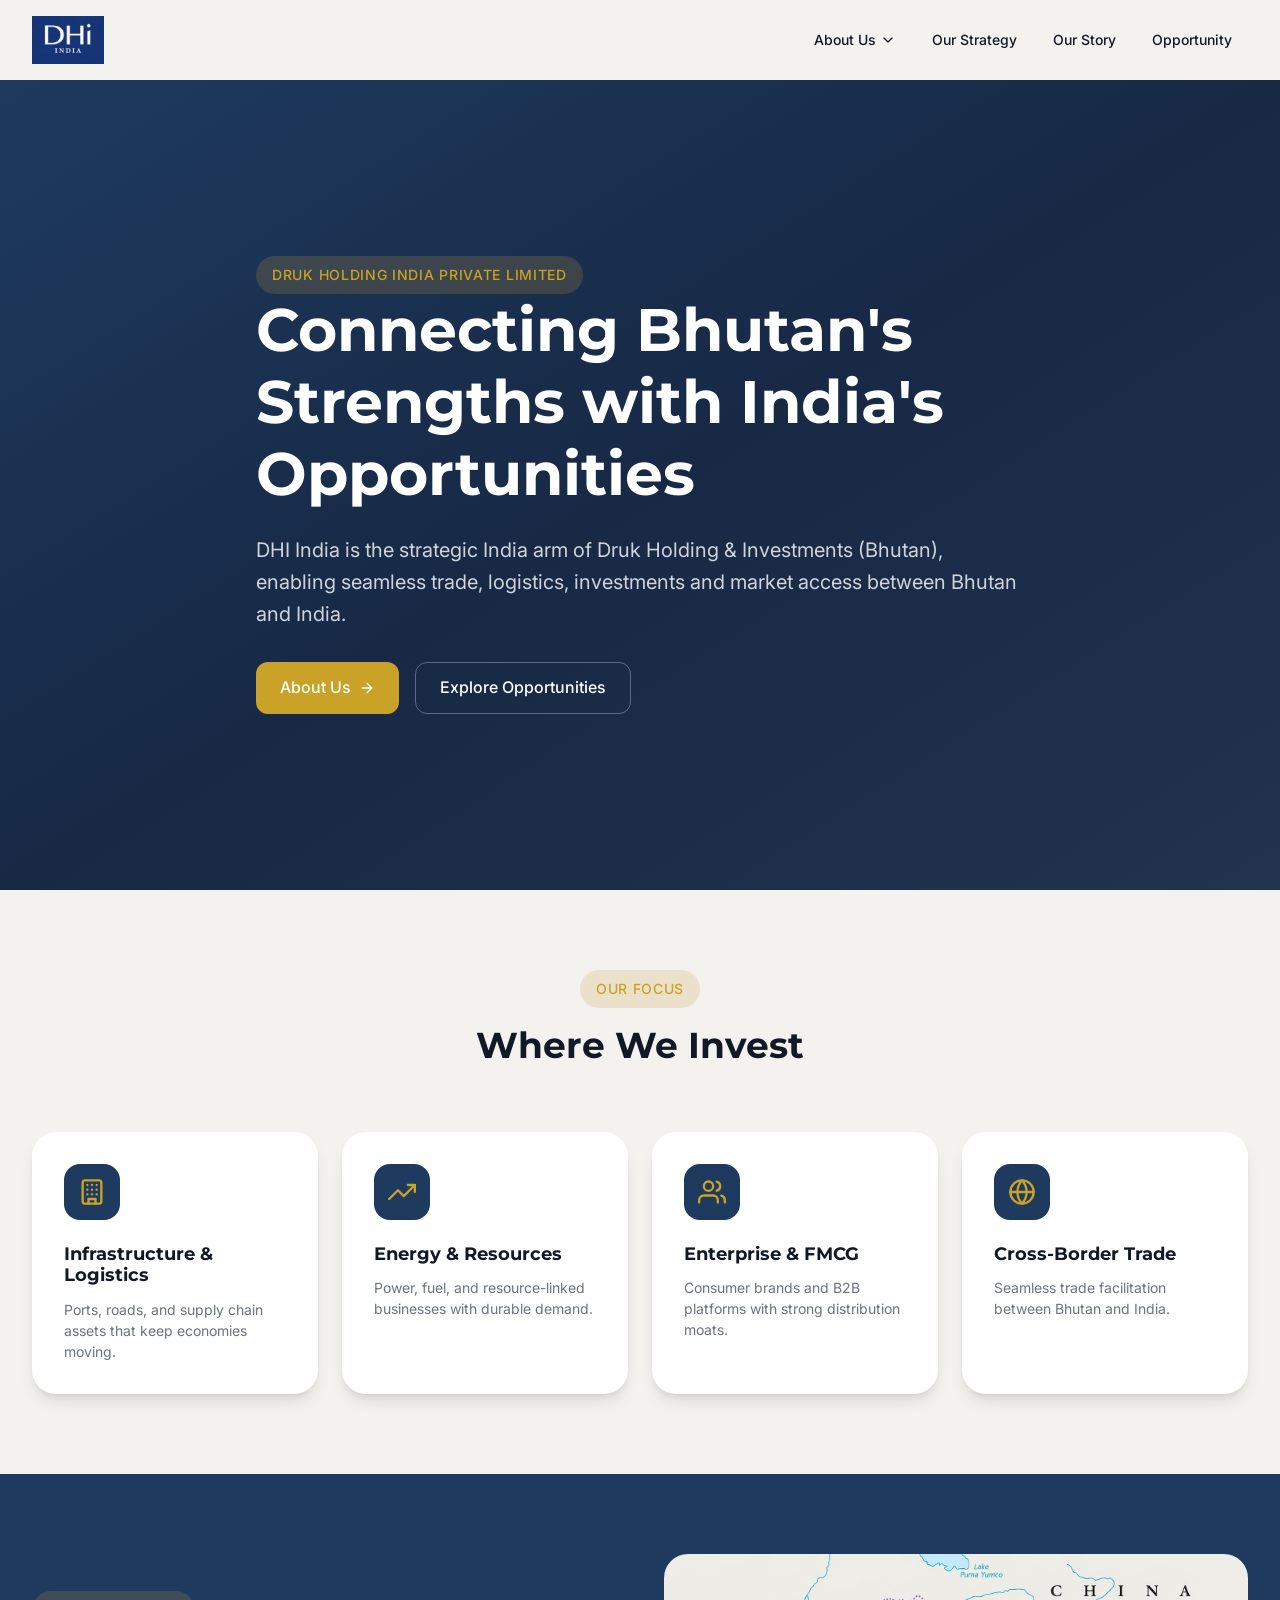
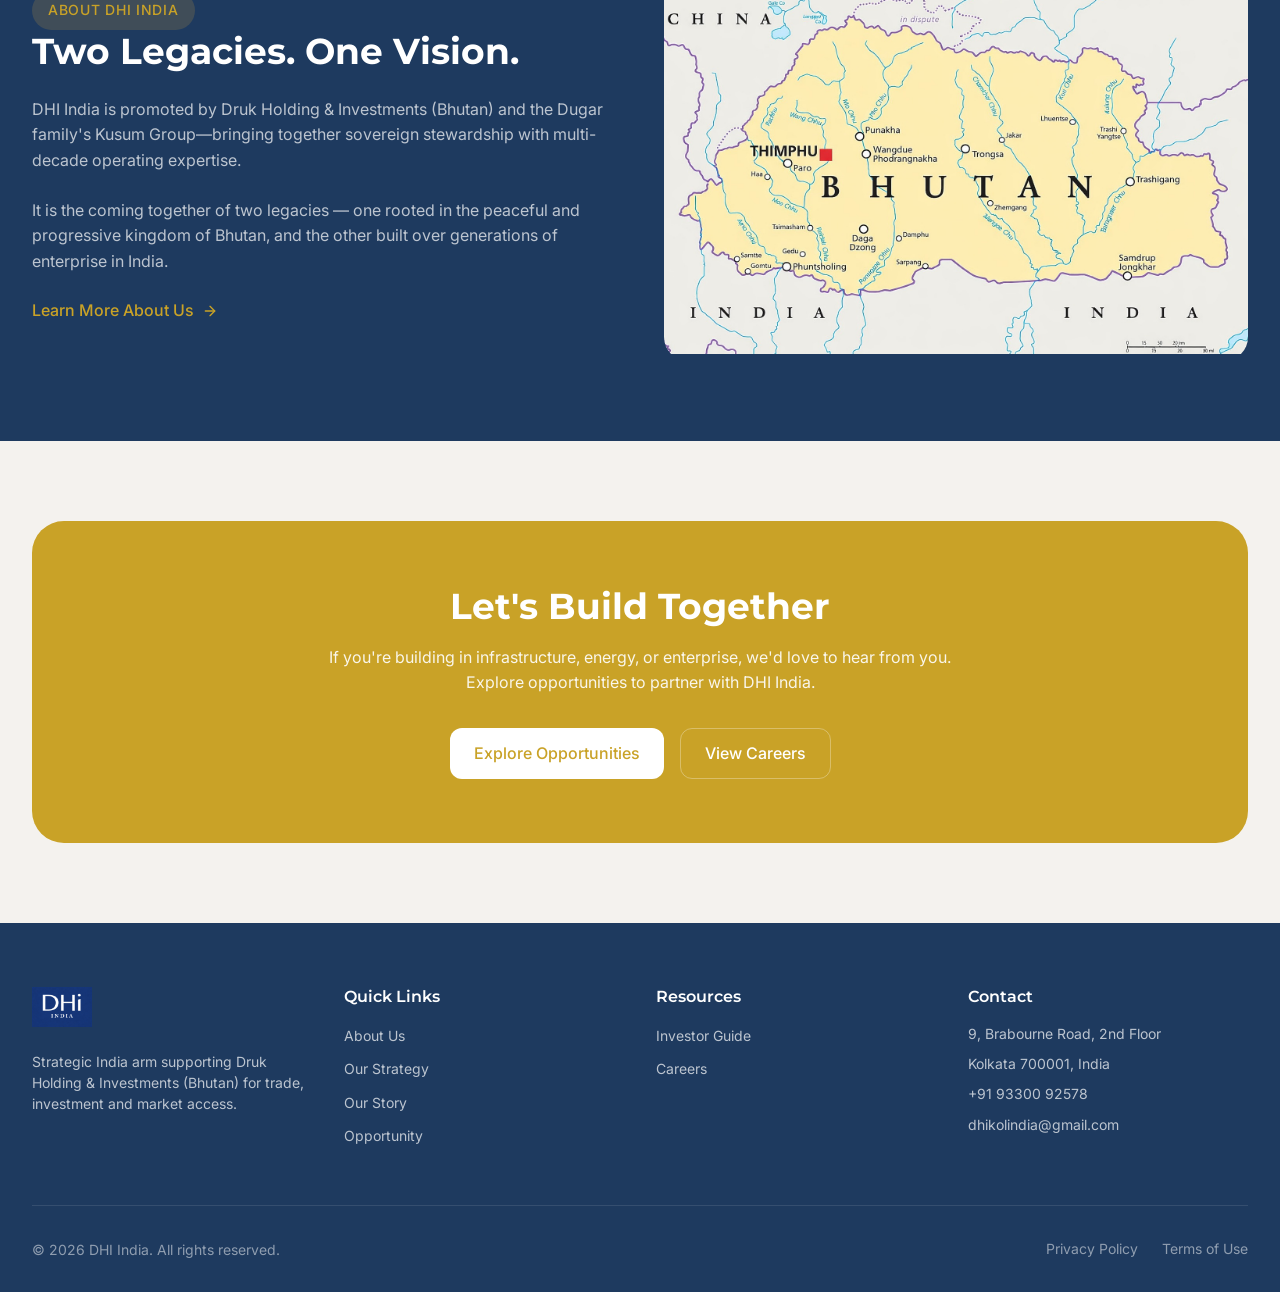
<file: index.html>
<!DOCTYPE html>
<html lang="en">
<head>
  <meta charset="UTF-8">
  <meta name="viewport" content="width=device-width, initial-scale=1.0">
  <title>DHI India - Connecting Bhutan's Strengths with India's Opportunities</title>
  <meta name="description" content="DHI India is the strategic India arm of Druk Holding & Investments (Bhutan), enabling seamless trade, logistics, investments and market access between Bhutan and India.">
  <link rel="stylesheet" href="css/main.css">
  <link rel="preconnect" href="https://fonts.googleapis.com">
  <link rel="preconnect" href="https://fonts.gstatic.com" crossorigin>
</head>
<body>
  <!-- Navigation -->
  <nav class="navbar" id="navbar">
    <div class="navbar-container">
      <!-- Logo -->
      <a href="index.html" class="logo">
        <img src="images/logo-new.jpeg" alt="DHI India">
      </a>

      <!-- Desktop Navigation -->
      <div class="nav-desktop">
        <div class="nav-item">
          <a href="pages/about/index.html" class="nav-link">
            About Us
            <svg viewBox="0 0 24 24" fill="none" stroke="currentColor" stroke-width="2" stroke-linecap="round" stroke-linejoin="round">
              <polyline points="6 9 12 15 18 9"></polyline>
            </svg>
          </a>
          <div class="dropdown">
            <a href="pages/about/purpose.html" class="dropdown-link">Our Purpose</a>
            <a href="pages/about/governance.html" class="dropdown-link">Corporate Governance</a>
            <a href="pages/about/leadership.html" class="dropdown-link">Leadership</a>
            <a href="pages/about/team.html" class="dropdown-link">Our Team</a>
          </div>
        </div>

        <div class="nav-item">
          <a href="pages/strategy/index.html" class="nav-link">Our Strategy</a>
        </div>

        <div class="nav-item">
          <a href="pages/story/index.html" class="nav-link">Our Story</a>
        </div>

        <div class="nav-item">
          <a href="pages/opportunity/index.html" class="nav-link">Opportunity</a>
        </div>
      </div>

      <!-- Mobile Menu Button -->
      <button class="mobile-menu-btn" id="mobileMenuBtn" aria-label="Toggle menu">
        <svg viewBox="0 0 24 24" fill="none" stroke="currentColor" stroke-width="2" stroke-linecap="round" stroke-linejoin="round">
          <path d="M4 6h16M4 12h16M4 18h16"/>
        </svg>
      </button>
    </div>

    <!-- Mobile Menu -->
    <div class="mobile-menu" id="mobileMenu">
      <div class="mobile-nav-item">
        <a href="pages/about/index.html" class="mobile-nav-link">About Us</a>
        <div class="mobile-submenu">
          <a href="pages/about/purpose.html" class="mobile-submenu-link">Our Purpose</a>
          <a href="pages/about/governance.html" class="mobile-submenu-link">Corporate Governance</a>
          <a href="pages/about/leadership.html" class="mobile-submenu-link">Leadership</a>
          <a href="pages/about/team.html" class="mobile-submenu-link">Our Team</a>
        </div>
      </div>
      <div class="mobile-nav-item">
        <a href="pages/strategy/index.html" class="mobile-nav-link">Our Strategy</a>
      </div>
      <div class="mobile-nav-item">
        <a href="pages/story/index.html" class="mobile-nav-link">Our Story</a>
      </div>
      <div class="mobile-nav-item">
        <a href="pages/opportunity/index.html" class="mobile-nav-link">Opportunity</a>
      </div>
    </div>
  </nav>

  <!-- Main Content -->
  <main class="main-content">
    <!-- Hero Section -->
    <section class="hero">
      <div class="hero-bg"></div>
      <div class="hero-image" style="background-image: url('https://dhindia.vercel.app/bhutan_landscape.jpg')"></div>
      <div class="hero-content">
        <div class="hero-text">
          <div class="scroll-animate">
            <span class="dhi-label">Druk Holding India Private Limited</span>
          </div>
          <h1 class="scroll-animate" style="transition-delay: 0.1s;">
            Connecting Bhutan's Strengths with India's Opportunities
          </h1>
          <p class="scroll-animate" style="transition-delay: 0.2s;">
            DHI India is the strategic India arm of Druk Holding & Investments (Bhutan), 
            enabling seamless trade, logistics, investments and market access between Bhutan and India.
          </p>
          <div class="btn-group scroll-animate" style="transition-delay: 0.3s;">
            <a href="pages/about/index.html" class="btn btn-primary">
              About Us
              <svg viewBox="0 0 24 24" fill="none" stroke="currentColor" stroke-width="2" stroke-linecap="round" stroke-linejoin="round" style="width: 16px; height: 16px;">
                <line x1="5" y1="12" x2="19" y2="12"></line>
                <polyline points="12 5 19 12 12 19"></polyline>
              </svg>
            </a>
            <a href="pages/opportunity/index.html" class="btn btn-outline">Explore Opportunities</a>
          </div>
        </div>
      </div>
    </section>

    <!-- Focus Areas Section -->
    <section class="focus-section">
      <div class="container">
        <div class="section-header scroll-animate">
          <span class="dhi-label" style="margin-bottom: 1rem; display: inline-block;">Our Focus</span>
          <h2>Where We Invest</h2>
        </div>
        <div class="focus-grid">
          <div class="focus-card scroll-animate">
            <div class="focus-icon">
              <svg viewBox="0 0 24 24" fill="none" stroke="currentColor" stroke-width="2" stroke-linecap="round" stroke-linejoin="round">
                <rect x="4" y="2" width="16" height="20" rx="2" ry="2"></rect>
                <path d="M9 22v-4h6v4"></path>
                <path d="M8 6h.01"></path>
                <path d="M16 6h.01"></path>
                <path d="M12 6h.01"></path>
                <path d="M12 10h.01"></path>
                <path d="M12 14h.01"></path>
                <path d="M16 10h.01"></path>
                <path d="M16 14h.01"></path>
                <path d="M8 10h.01"></path>
                <path d="M8 14h.01"></path>
              </svg>
            </div>
            <h3>Infrastructure & Logistics</h3>
            <p>Ports, roads, and supply chain assets that keep economies moving.</p>
          </div>
          <div class="focus-card scroll-animate" style="transition-delay: 0.1s;">
            <div class="focus-icon">
              <svg viewBox="0 0 24 24" fill="none" stroke="currentColor" stroke-width="2" stroke-linecap="round" stroke-linejoin="round">
                <polyline points="23 6 13.5 15.5 8.5 10.5 1 18"></polyline>
                <polyline points="17 6 23 6 23 12"></polyline>
              </svg>
            </div>
            <h3>Energy & Resources</h3>
            <p>Power, fuel, and resource-linked businesses with durable demand.</p>
          </div>
          <div class="focus-card scroll-animate" style="transition-delay: 0.2s;">
            <div class="focus-icon">
              <svg viewBox="0 0 24 24" fill="none" stroke="currentColor" stroke-width="2" stroke-linecap="round" stroke-linejoin="round">
                <path d="M17 21v-2a4 4 0 0 0-4-4H5a4 4 0 0 0-4 4v2"></path>
                <circle cx="9" cy="7" r="4"></circle>
                <path d="M23 21v-2a4 4 0 0 0-3-3.87"></path>
                <path d="M16 3.13a4 4 0 0 1 0 7.75"></path>
              </svg>
            </div>
            <h3>Enterprise & FMCG</h3>
            <p>Consumer brands and B2B platforms with strong distribution moats.</p>
          </div>
          <div class="focus-card scroll-animate" style="transition-delay: 0.3s;">
            <div class="focus-icon">
              <svg viewBox="0 0 24 24" fill="none" stroke="currentColor" stroke-width="2" stroke-linecap="round" stroke-linejoin="round">
                <circle cx="12" cy="12" r="10"></circle>
                <line x1="2" y1="12" x2="22" y2="12"></line>
                <path d="M12 2a15.3 15.3 0 0 1 4 10 15.3 15.3 0 0 1-4 10 15.3 15.3 0 0 1-4-10 15.3 15.3 0 0 1 4-10z"></path>
              </svg>
            </div>
            <h3>Cross-Border Trade</h3>
            <p>Seamless trade facilitation between Bhutan and India.</p>
          </div>
        </div>
      </div>
    </section>

    <!-- About Preview Section -->
    <section class="about-preview">
      <div class="container">
        <div class="about-preview-grid">
          <div class="scroll-animate">
            <span class="dhi-label">About DHI India</span>
            <h2>Two Legacies. One Vision.</h2>
            <p>
              DHI India is promoted by Druk Holding & Investments (Bhutan) and the Dugar 
              family's Kusum Group—bringing together sovereign stewardship with multi-decade 
              operating expertise.
            </p>
            <p>
              It is the coming together of two legacies — one rooted in the peaceful and 
              progressive kingdom of Bhutan, and the other built over generations of enterprise in India.
            </p>
            <a href="pages/about/index.html" class="link-arrow">
              Learn More About Us
              <svg viewBox="0 0 24 24" fill="none" stroke="currentColor" stroke-width="2" stroke-linecap="round" stroke-linejoin="round" style="width: 16px; height: 16px;">
                <line x1="5" y1="12" x2="19" y2="12"></line>
                <polyline points="12 5 19 12 12 19"></polyline>
              </svg>
            </a>
          </div>
          <div class="about-preview-image scroll-animate" style="transition-delay: 0.2s;">
            <img src="images/bhutan-map.jpeg" alt="Bhutan-India Map">
          </div>
        </div>
      </div>
    </section>

    <!-- CTA Section -->
    <section class="cta-section">
      <div class="container">
        <div class="cta-box scroll-animate">
          <h2>Let's Build Together</h2>
          <p>
            If you're building in infrastructure, energy, or enterprise, we'd love to hear from you. 
            Explore opportunities to partner with DHI India.
          </p>
          <div class="cta-buttons">
            <a href="pages/opportunity/index.html" class="btn btn-white">Explore Opportunities</a>
            <a href="pages/opportunity/careers.html" class="btn btn-outline">View Careers</a>
          </div>
        </div>
      </div>
    </section>
  </main>

  <!-- Footer -->
  <footer class="footer">
    <div class="container">
      <div class="footer-grid">
        <!-- Company Info -->
        <div>
          <div class="footer-logo">
            <img src="images/logo-new.jpeg" alt="DHI India">
          </div>
          <p>
            Strategic India arm supporting Druk Holding & Investments (Bhutan) 
            for trade, investment and market access.
          </p>
        </div>

        <!-- Quick Links -->
        <div>
          <h4>Quick Links</h4>
          <ul class="footer-links">
            <li><a href="pages/about/index.html">About Us</a></li>
            <li><a href="pages/strategy/index.html">Our Strategy</a></li>
            <li><a href="pages/story/index.html">Our Story</a></li>
            <li><a href="pages/opportunity/index.html">Opportunity</a></li>
          </ul>
        </div>

        <!-- Resources -->
        <div>
          <h4>Resources</h4>
          <ul class="footer-links">
            <li><a href="pages/opportunity/investor-guide.html">Investor Guide</a></li>
            <li><a href="pages/opportunity/careers.html">Careers</a></li>
          </ul>
        </div>

        <!-- Contact -->
        <div>
          <h4>Contact</h4>
          <ul class="footer-contact">
            <li>9, Brabourne Road, 2nd Floor</li>
            <li>Kolkata 700001, India</li>
            <li>+91 93300 92578</li>
            <li>dhikolindia@gmail.com</li>
          </ul>
        </div>
      </div>

      <div class="footer-bottom">
        <p>&copy; 2026 DHI India. All rights reserved.</p>
        <div class="footer-legal">
          <a href="index.html">Privacy Policy</a>
          <a href="index.html">Terms of Use</a>
        </div>
      </div>
    </div>
  </footer>

  <script src="js/main.js"></script>
</body>
</html>
</file>
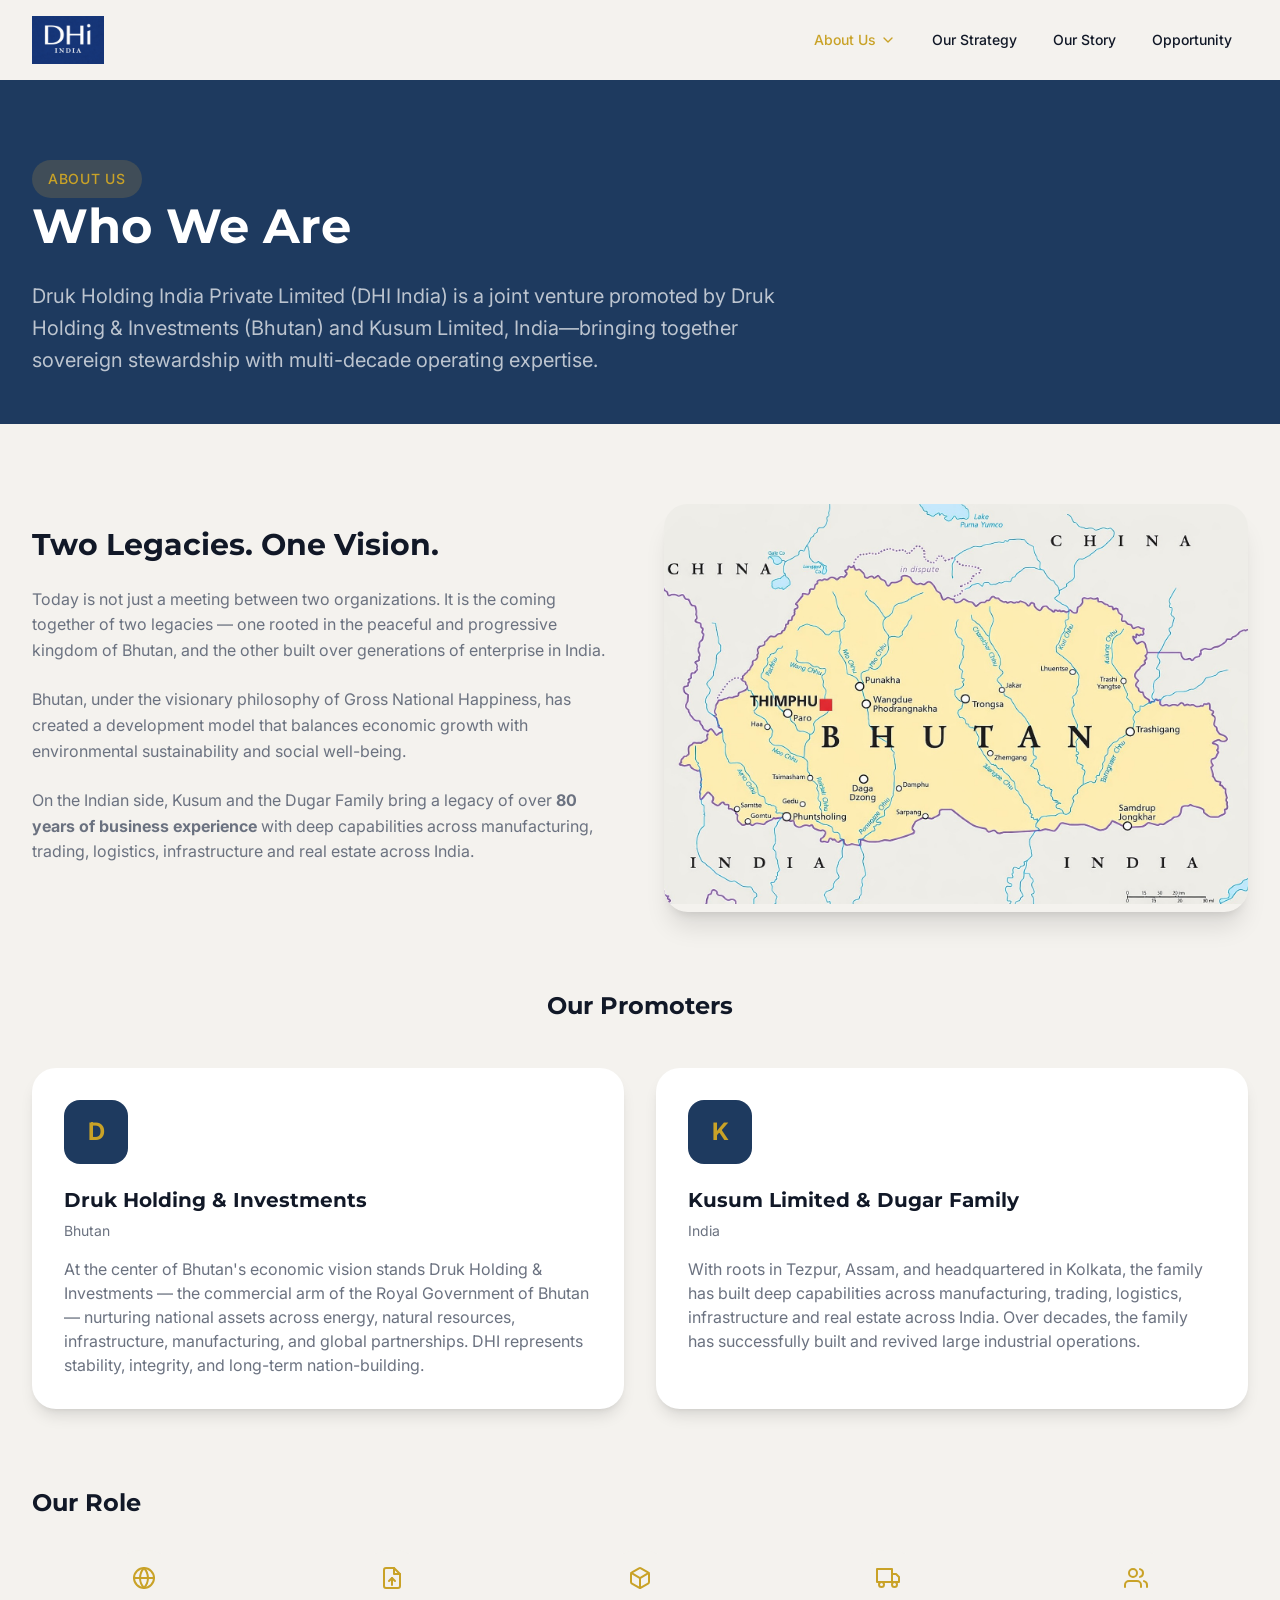
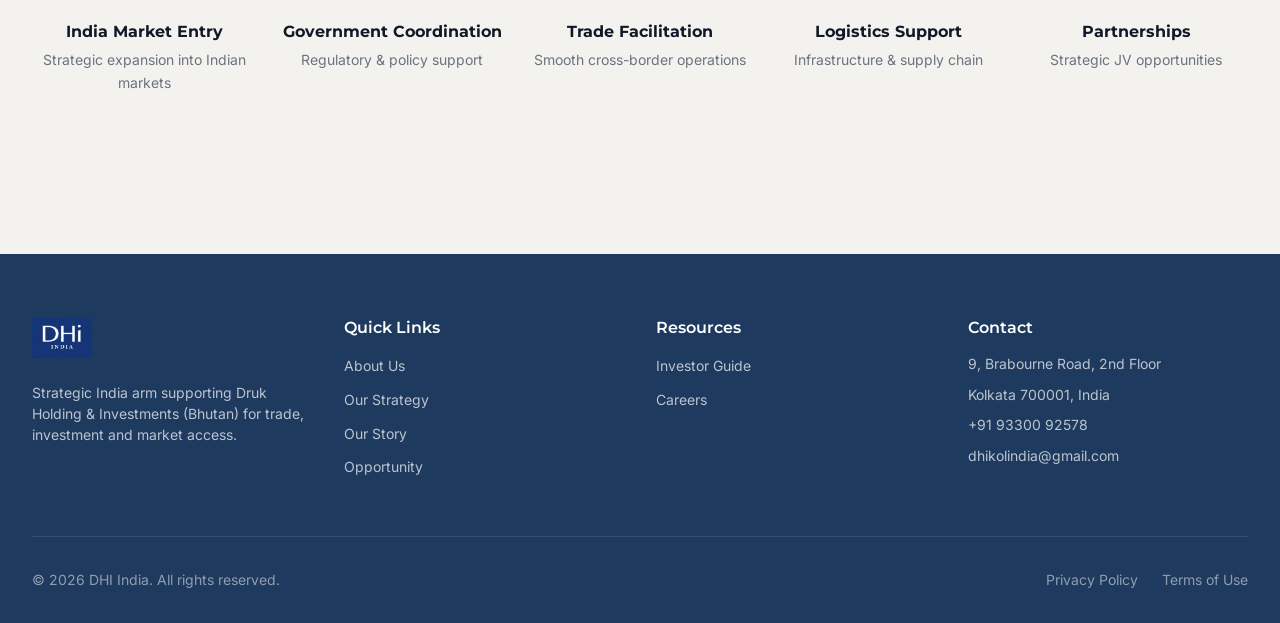
<file: pages/about/index.html>
<!DOCTYPE html>
<html lang="en">
<head>
  <meta charset="UTF-8">
  <meta name="viewport" content="width=device-width, initial-scale=1.0">
  <title>About Us - DHI India</title>
  <meta name="description" content="Learn about DHI India - a joint venture between Druk Holding & Investments (Bhutan) and Kusum Group (India).">
  <link rel="stylesheet" href="../../css/main.css">
  <link rel="preconnect" href="https://fonts.googleapis.com">
  <link rel="preconnect" href="https://fonts.gstatic.com" crossorigin>
</head>
<body>
  <!-- Navigation -->
  <nav class="navbar scrolled" id="navbar">
    <div class="navbar-container">
      <a href="../../index.html" class="logo">
        <img src="../../images/logo-new.jpeg" alt="DHI India">
      </a>

      <div class="nav-desktop">
        <div class="nav-item">
          <a href="index.html" class="nav-link active">
            About Us
            <svg viewBox="0 0 24 24" fill="none" stroke="currentColor" stroke-width="2" stroke-linecap="round" stroke-linejoin="round">
              <polyline points="6 9 12 15 18 9"></polyline>
            </svg>
          </a>
          <div class="dropdown">
            <a href="purpose.html" class="dropdown-link">Our Purpose</a>
            <a href="governance.html" class="dropdown-link">Corporate Governance</a>
            <a href="leadership.html" class="dropdown-link">Leadership</a>
            <a href="team.html" class="dropdown-link">Our Team</a>
          </div>
        </div>

        <div class="nav-item">
          <a href="../strategy/index.html" class="nav-link">Our Strategy</a>
        </div>

        <div class="nav-item">
          <a href="../story/index.html" class="nav-link">Our Story</a>
        </div>

        <div class="nav-item">
          <a href="../opportunity/index.html" class="nav-link">Opportunity</a>
        </div>
      </div>

      <button class="mobile-menu-btn" id="mobileMenuBtn" aria-label="Toggle menu">
        <svg viewBox="0 0 24 24" fill="none" stroke="currentColor" stroke-width="2" stroke-linecap="round" stroke-linejoin="round">
          <path d="M4 6h16M4 12h16M4 18h16"/>
        </svg>
      </button>
    </div>

    <div class="mobile-menu" id="mobileMenu">
      <div class="mobile-nav-item">
        <a href="index.html" class="mobile-nav-link">About Us</a>
        <div class="mobile-submenu">
          <a href="purpose.html" class="mobile-submenu-link">Our Purpose</a>
          <a href="governance.html" class="mobile-submenu-link">Corporate Governance</a>
          <a href="leadership.html" class="mobile-submenu-link">Leadership</a>
          <a href="team.html" class="mobile-submenu-link">Our Team</a>
        </div>
      </div>
      <div class="mobile-nav-item">
        <a href="../strategy/index.html" class="mobile-nav-link">Our Strategy</a>
      </div>
      <div class="mobile-nav-item">
        <a href="../story/index.html" class="mobile-nav-link">Our Story</a>
      </div>
      <div class="mobile-nav-item">
        <a href="../opportunity/index.html" class="mobile-nav-link">Opportunity</a>
      </div>
    </div>
  </nav>

  <main class="main-content">
    <!-- Hero -->
    <section class="page-hero">
      <div class="container">
        <div class="page-hero-content">
          <span class="dhi-label">About Us</span>
          <h1>Who We Are</h1>
          <p>
            Druk Holding India Private Limited (DHI India) is a joint venture promoted by 
            Druk Holding & Investments (Bhutan) and Kusum Limited, India—bringing together 
            sovereign stewardship with multi-decade operating expertise.
          </p>
        </div>
      </div>
    </section>

    <!-- Main Content -->
    <section class="content-section">
      <div class="container">
        <!-- Two Legacies -->
        <div class="two-col-grid" style="margin-bottom: 5rem;">
          <div class="scroll-animate">
            <h2>Two Legacies. One Vision.</h2>
            <p>
              Today is not just a meeting between two organizations. It is the coming together 
              of two legacies — one rooted in the peaceful and progressive kingdom of Bhutan, 
              and the other built over generations of enterprise in India.
            </p>
            <p>
              Bhutan, under the visionary philosophy of Gross National Happiness, has created 
              a development model that balances economic growth with environmental sustainability 
              and social well-being.
            </p>
            <p>
              On the Indian side, Kusum and the Dugar Family bring a legacy of over 
              <strong>80 years of business experience</strong> with deep capabilities across 
              manufacturing, trading, logistics, infrastructure and real estate across India.
            </p>
          </div>
          <div class="two-col-image scroll-animate" style="transition-delay: 0.2s;">
            <img src="../../images/bhutan-map.jpeg" alt="Bhutan-India Map">
          </div>
        </div>

        <!-- Promoters -->
        <h2 style="text-align: center; margin-bottom: 2rem;">Our Promoters</h2>
        <div class="promoter-grid" style="margin-bottom: 5rem;">
          <div class="promoter-card scroll-animate">
            <div class="promoter-icon">
              <span>D</span>
            </div>
            <h3>Druk Holding & Investments</h3>
            <p class="location">Bhutan</p>
            <p>
              At the center of Bhutan's economic vision stands Druk Holding & Investments — 
              the commercial arm of the Royal Government of Bhutan — nurturing national assets 
              across energy, natural resources, infrastructure, manufacturing, and global partnerships. 
              DHI represents stability, integrity, and long-term nation-building.
            </p>
          </div>
          <div class="promoter-card scroll-animate" style="transition-delay: 0.1s;">
            <div class="promoter-icon">
              <span>K</span>
            </div>
            <h3>Kusum Limited & Dugar Family</h3>
            <p class="location">India</p>
            <p>
              With roots in Tezpur, Assam, and headquartered in Kolkata, the family has built 
              deep capabilities across manufacturing, trading, logistics, infrastructure and 
              real estate across India. Over decades, the family has successfully built and 
              revived large industrial operations.
            </p>
          </div>
        </div>

        <!-- Our Role -->
        <h2 style="margin-bottom: 1rem;">Our Role</h2>
        <div class="role-grid" style="margin-bottom: 5rem;">
          <div class="role-item scroll-animate">
            <div class="role-icon">
              <svg viewBox="0 0 24 24" fill="none" stroke="currentColor" stroke-width="2" stroke-linecap="round" stroke-linejoin="round">
                <circle cx="12" cy="12" r="10"></circle>
                <line x1="2" y1="12" x2="22" y2="12"></line>
                <path d="M12 2a15.3 15.3 0 0 1 4 10 15.3 15.3 0 0 1-4 10 15.3 15.3 0 0 1-4-10 15.3 15.3 0 0 1 4-10z"></path>
              </svg>
            </div>
            <h4>India Market Entry</h4>
            <p>Strategic expansion into Indian markets</p>
          </div>
          <div class="role-item scroll-animate" style="transition-delay: 0.1s;">
            <div class="role-icon">
              <svg viewBox="0 0 24 24" fill="none" stroke="currentColor" stroke-width="2" stroke-linecap="round" stroke-linejoin="round">
                <path d="M14 2H6a2 2 0 0 0-2 2v16a2 2 0 0 0 2 2h12a2 2 0 0 0 2-2V8z"></path>
                <polyline points="14 2 14 8 20 8"></polyline>
                <polyline points="9 15 12 12 15 15"></polyline>
                <path d="M12 12v7"></path>
              </svg>
            </div>
            <h4>Government Coordination</h4>
            <p>Regulatory & policy support</p>
          </div>
          <div class="role-item scroll-animate" style="transition-delay: 0.2s;">
            <div class="role-icon">
              <svg viewBox="0 0 24 24" fill="none" stroke="currentColor" stroke-width="2" stroke-linecap="round" stroke-linejoin="round">
                <path d="M21 16V8a2 2 0 0 0-1-1.73l-7-4a2 2 0 0 0-2 0l-7 4A2 2 0 0 0 3 8v8a2 2 0 0 0 1 1.73l7 4a2 2 0 0 0 2 0l7-4A2 2 0 0 0 21 16z"></path>
                <polyline points="3.27 6.96 12 12.01 20.73 6.96"></polyline>
                <line x1="12" y1="22.08" x2="12" y2="12"></line>
              </svg>
            </div>
            <h4>Trade Facilitation</h4>
            <p>Smooth cross-border operations</p>
          </div>
          <div class="role-item scroll-animate" style="transition-delay: 0.3s;">
            <div class="role-icon">
              <svg viewBox="0 0 24 24" fill="none" stroke="currentColor" stroke-width="2" stroke-linecap="round" stroke-linejoin="round">
                <rect x="1" y="3" width="15" height="13"></rect>
                <polygon points="16 8 20 8 23 11 23 16 16 16 16 8"></polygon>
                <circle cx="5.5" cy="18.5" r="2.5"></circle>
                <circle cx="18.5" cy="18.5" r="2.5"></circle>
              </svg>
            </div>
            <h4>Logistics Support</h4>
            <p>Infrastructure & supply chain</p>
          </div>
          <div class="role-item scroll-animate" style="transition-delay: 0.4s;">
            <div class="role-icon">
              <svg viewBox="0 0 24 24" fill="none" stroke="currentColor" stroke-width="2" stroke-linecap="round" stroke-linejoin="round">
                <path d="M17 21v-2a4 4 0 0 0-4-4H5a4 4 0 0 0-4 4v2"></path>
                <circle cx="9" cy="7" r="4"></circle>
                <path d="M23 21v-2a4 4 0 0 0-3-3.87"></path>
                <path d="M16 3.13a4 4 0 0 1 0 7.75"></path>
              </svg>
            </div>
            <h4>Partnerships</h4>
            <p>Strategic JV opportunities</p>
          </div>
        </div>
      </div>
    </section>
  </main>

  <!-- Footer -->
  <footer class="footer">
    <div class="container">
      <div class="footer-grid">
        <div>
          <div class="footer-logo">
            <img src="../../images/logo-new.jpeg" alt="DHI India">
          </div>
          <p>
            Strategic India arm supporting Druk Holding & Investments (Bhutan) 
            for trade, investment and market access.
          </p>
        </div>
        <div>
          <h4>Quick Links</h4>
          <ul class="footer-links">
            <li><a href="index.html">About Us</a></li>
            <li><a href="../strategy/index.html">Our Strategy</a></li>
            <li><a href="../story/index.html">Our Story</a></li>
            <li><a href="../opportunity/index.html">Opportunity</a></li>
          </ul>
        </div>
        <div>
          <h4>Resources</h4>
          <ul class="footer-links">
            <li><a href="../opportunity/investor-guide.html">Investor Guide</a></li>
            <li><a href="../opportunity/careers.html">Careers</a></li>
          </ul>
        </div>
        <div>
          <h4>Contact</h4>
          <ul class="footer-contact">
            <li>9, Brabourne Road, 2nd Floor</li>
            <li>Kolkata 700001, India</li>
            <li>+91 93300 92578</li>
            <li>dhikolindia@gmail.com</li>
          </ul>
        </div>
      </div>
      <div class="footer-bottom">
        <p>&copy; 2026 DHI India. All rights reserved.</p>
        <div class="footer-legal">
          <a href="../../index.html">Privacy Policy</a>
          <a href="../../index.html">Terms of Use</a>
        </div>
      </div>
    </div>
  </footer>

  <script src="../../js/main.js"></script>
</body>
</html>
</file>
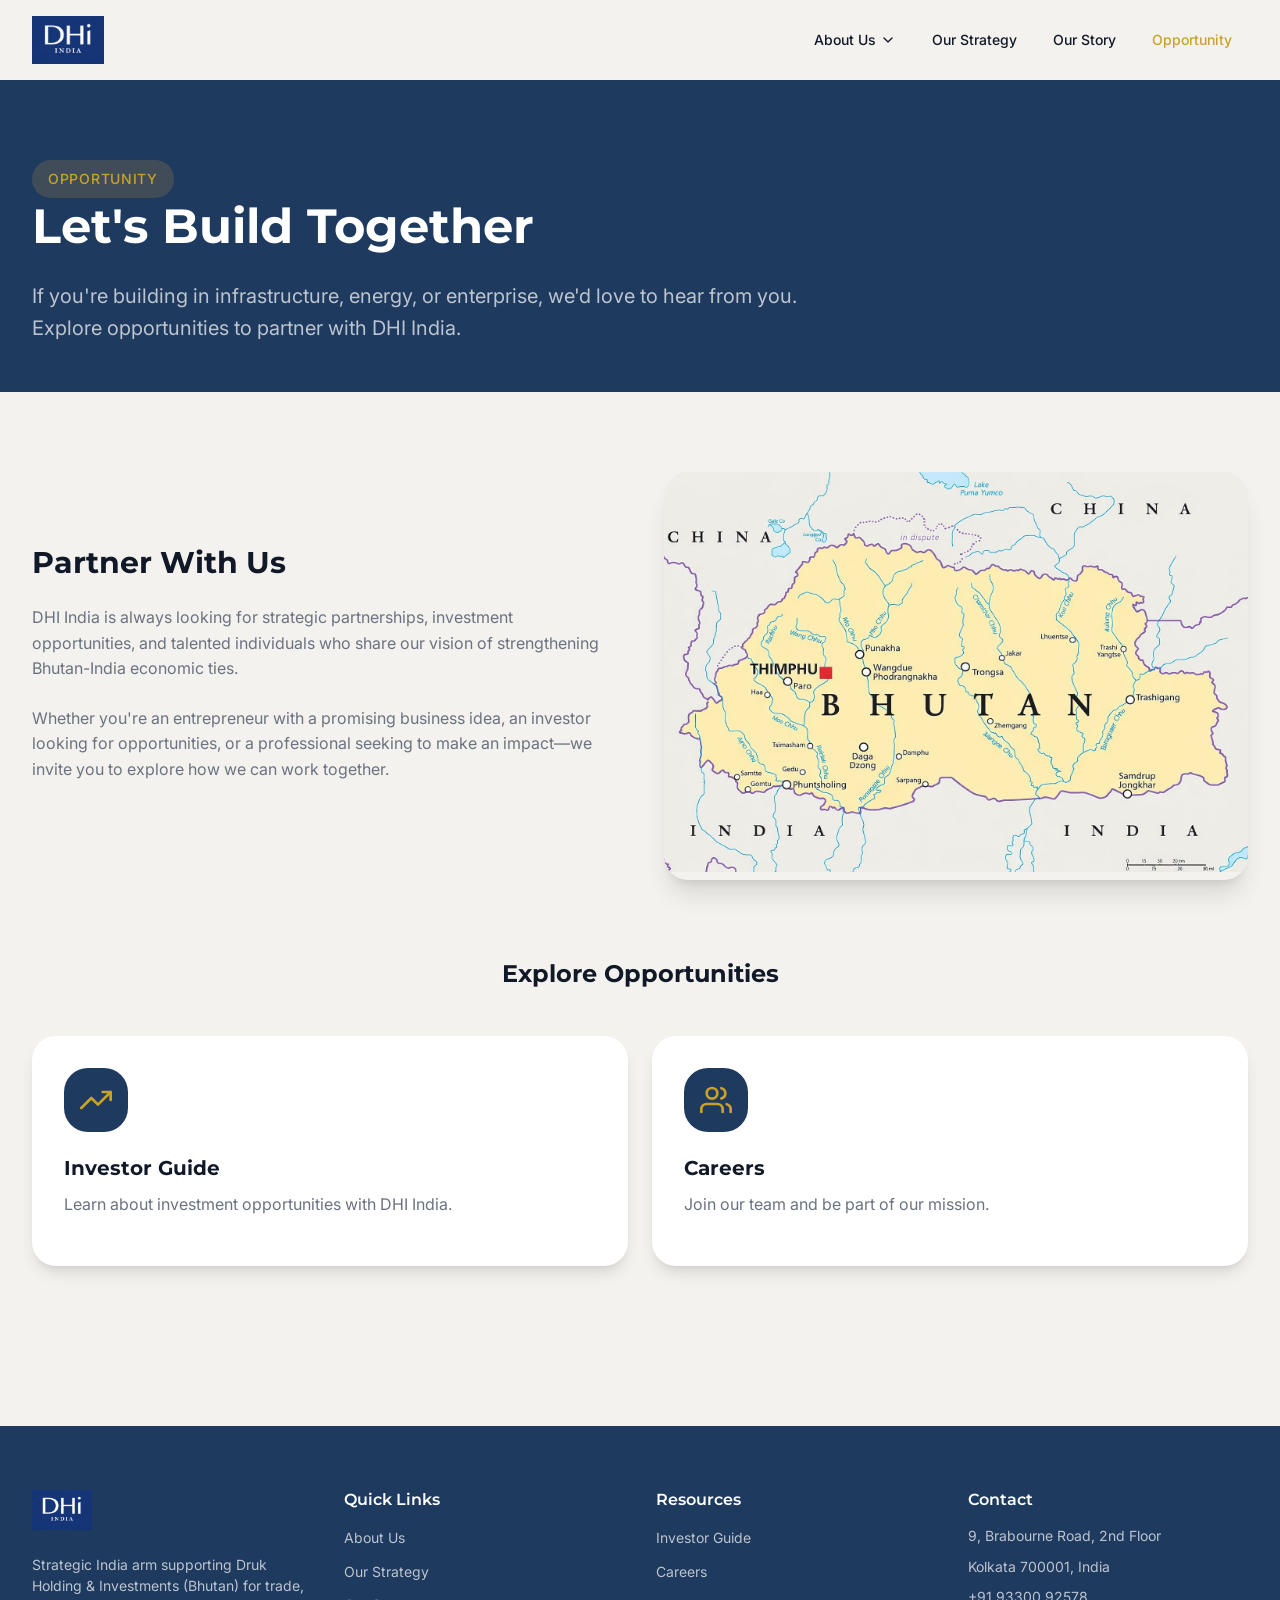
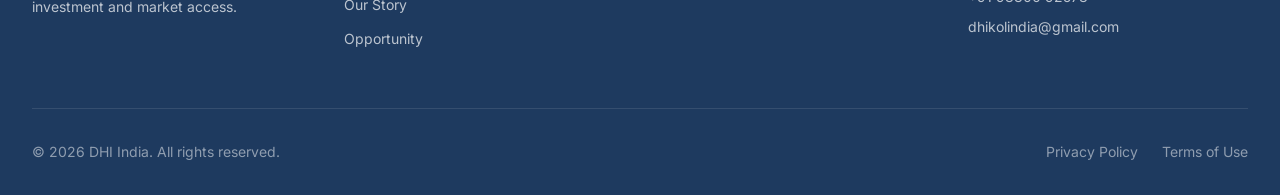
<file: pages/opportunity/index.html>
<!DOCTYPE html>
<html lang="en">
<head>
  <meta charset="UTF-8">
  <meta name="viewport" content="width=device-width, initial-scale=1.0">
  <title>Opportunity - DHI India</title>
  <meta name="description" content="Explore opportunities to partner with DHI India - investment and careers.">
  <link rel="stylesheet" href="../../css/main.css">
  <link rel="preconnect" href="https://fonts.googleapis.com">
  <link rel="preconnect" href="https://fonts.gstatic.com" crossorigin>
</head>
<body>
  <nav class="navbar scrolled" id="navbar">
    <div class="navbar-container">
      <a href="../../index.html" class="logo">
        <img src="../../images/logo-new.jpeg" alt="DHI India">
      </a>

      <div class="nav-desktop">
        <div class="nav-item">
          <a href="../about/index.html" class="nav-link">
            About Us
            <svg viewBox="0 0 24 24" fill="none" stroke="currentColor" stroke-width="2" stroke-linecap="round" stroke-linejoin="round">
              <polyline points="6 9 12 15 18 9"></polyline>
            </svg>
          </a>
          <div class="dropdown">
            <a href="../about/purpose.html" class="dropdown-link">Our Purpose</a>
            <a href="../about/governance.html" class="dropdown-link">Corporate Governance</a>
            <a href="../about/leadership.html" class="dropdown-link">Leadership</a>
            <a href="../about/team.html" class="dropdown-link">Our Team</a>
          </div>
        </div>

        <div class="nav-item">
          <a href="../strategy/index.html" class="nav-link">Our Strategy</a>
        </div>

        <div class="nav-item">
          <a href="../story/index.html" class="nav-link">Our Story</a>
        </div>

        <div class="nav-item">
          <a href="index.html" class="nav-link active">Opportunity</a>
        </div>
      </div>

      <button class="mobile-menu-btn" id="mobileMenuBtn" aria-label="Toggle menu">
        <svg viewBox="0 0 24 24" fill="none" stroke="currentColor" stroke-width="2" stroke-linecap="round" stroke-linejoin="round">
          <path d="M4 6h16M4 12h16M4 18h16"/>
        </svg>
      </button>
    </div>

    <div class="mobile-menu" id="mobileMenu">
      <div class="mobile-nav-item">
        <a href="../about/index.html" class="mobile-nav-link">About Us</a>
        <div class="mobile-submenu">
          <a href="../about/purpose.html" class="mobile-submenu-link">Our Purpose</a>
          <a href="../about/governance.html" class="mobile-submenu-link">Corporate Governance</a>
          <a href="../about/leadership.html" class="mobile-submenu-link">Leadership</a>
          <a href="../about/team.html" class="mobile-submenu-link">Our Team</a>
        </div>
      </div>
      <div class="mobile-nav-item">
        <a href="../strategy/index.html" class="mobile-nav-link">Our Strategy</a>
      </div>
      <div class="mobile-nav-item">
        <a href="../story/index.html" class="mobile-nav-link">Our Story</a>
      </div>
      <div class="mobile-nav-item">
        <a href="index.html" class="mobile-nav-link">Opportunity</a>
      </div>
    </div>
  </nav>

  <main class="main-content">
    <!-- Hero -->
    <section class="page-hero">
      <div class="container">
        <div class="page-hero-content">
          <span class="dhi-label">Opportunity</span>
          <h1>Let's Build Together</h1>
          <p>
            If you're building in infrastructure, energy, or enterprise, we'd love to hear from you. 
            Explore opportunities to partner with DHI India.
          </p>
        </div>
      </div>
    </section>

    <!-- Main Content -->
    <section class="content-section">
      <div class="container">
        <!-- Introduction -->
        <div class="two-col-grid" style="margin-bottom: 5rem;">
          <div class="scroll-animate">
            <h2>Partner With Us</h2>
            <p>
              DHI India is always looking for strategic partnerships, investment opportunities, 
              and talented individuals who share our vision of strengthening Bhutan-India economic ties.
            </p>
            <p>
              Whether you're an entrepreneur with a promising business idea, an investor looking 
              for opportunities, or a professional seeking to make an impact—we invite you to 
              explore how we can work together.
            </p>
          </div>
          <div class="two-col-image scroll-animate" style="transition-delay: 0.2s;">
            <img src="../../images/bhutan-map.jpeg" alt="Partnership">
          </div>
        </div>

        <!-- Opportunity Cards -->
        <h2 style="text-align: center; margin-bottom: 2rem;">Explore Opportunities</h2>
        <div class="opportunity-grid" style="margin-bottom: 5rem;">
          <a href="investor-guide.html" class="opportunity-card scroll-animate">
            <div class="opportunity-icon">
              <svg viewBox="0 0 24 24" fill="none" stroke="currentColor" stroke-width="2" stroke-linecap="round" stroke-linejoin="round">
                <polyline points="23 6 13.5 15.5 8.5 10.5 1 18"></polyline>
                <polyline points="17 6 23 6 23 12"></polyline>
              </svg>
            </div>
            <h3>Investor Guide</h3>
            <p>Learn about investment opportunities with DHI India.</p>
          </a>
          <a href="careers.html" class="opportunity-card scroll-animate" style="transition-delay: 0.1s;">
            <div class="opportunity-icon">
              <svg viewBox="0 0 24 24" fill="none" stroke="currentColor" stroke-width="2" stroke-linecap="round" stroke-linejoin="round">
                <path d="M17 21v-2a4 4 0 0 0-4-4H5a4 4 0 0 0-4 4v2"></path>
                <circle cx="9" cy="7" r="4"></circle>
                <path d="M23 21v-2a4 4 0 0 0-3-3.87"></path>
                <path d="M16 3.13a4 4 0 0 1 0 7.75"></path>
              </svg>
            </div>
            <h3>Careers</h3>
            <p>Join our team and be part of our mission.</p>
          </a>
        </div>
      </div>
    </section>
  </main>

  <!-- Footer -->
  <footer class="footer">
    <div class="container">
      <div class="footer-grid">
        <div>
          <div class="footer-logo">
            <img src="../../images/logo-new.jpeg" alt="DHI India">
          </div>
          <p>
            Strategic India arm supporting Druk Holding & Investments (Bhutan) 
            for trade, investment and market access.
          </p>
        </div>
        <div>
          <h4>Quick Links</h4>
          <ul class="footer-links">
            <li><a href="../about/index.html">About Us</a></li>
            <li><a href="../strategy/index.html">Our Strategy</a></li>
            <li><a href="../story/index.html">Our Story</a></li>
            <li><a href="index.html">Opportunity</a></li>
          </ul>
        </div>
        <div>
          <h4>Resources</h4>
          <ul class="footer-links">
            <li><a href="investor-guide.html">Investor Guide</a></li>
            <li><a href="careers.html">Careers</a></li>
          </ul>
        </div>
        <div>
          <h4>Contact</h4>
          <ul class="footer-contact">
            <li>9, Brabourne Road, 2nd Floor</li>
            <li>Kolkata 700001, India</li>
            <li>+91 93300 92578</li>
            <li>dhikolindia@gmail.com</li>
          </ul>
        </div>
      </div>
      <div class="footer-bottom">
        <p>&copy; 2026 DHI India. All rights reserved.</p>
        <div class="footer-legal">
          <a href="../../index.html">Privacy Policy</a>
          <a href="../../index.html">Terms of Use</a>
        </div>
      </div>
    </div>
  </footer>

  <script src="../../js/main.js"></script>
</body>
</html>
</file>
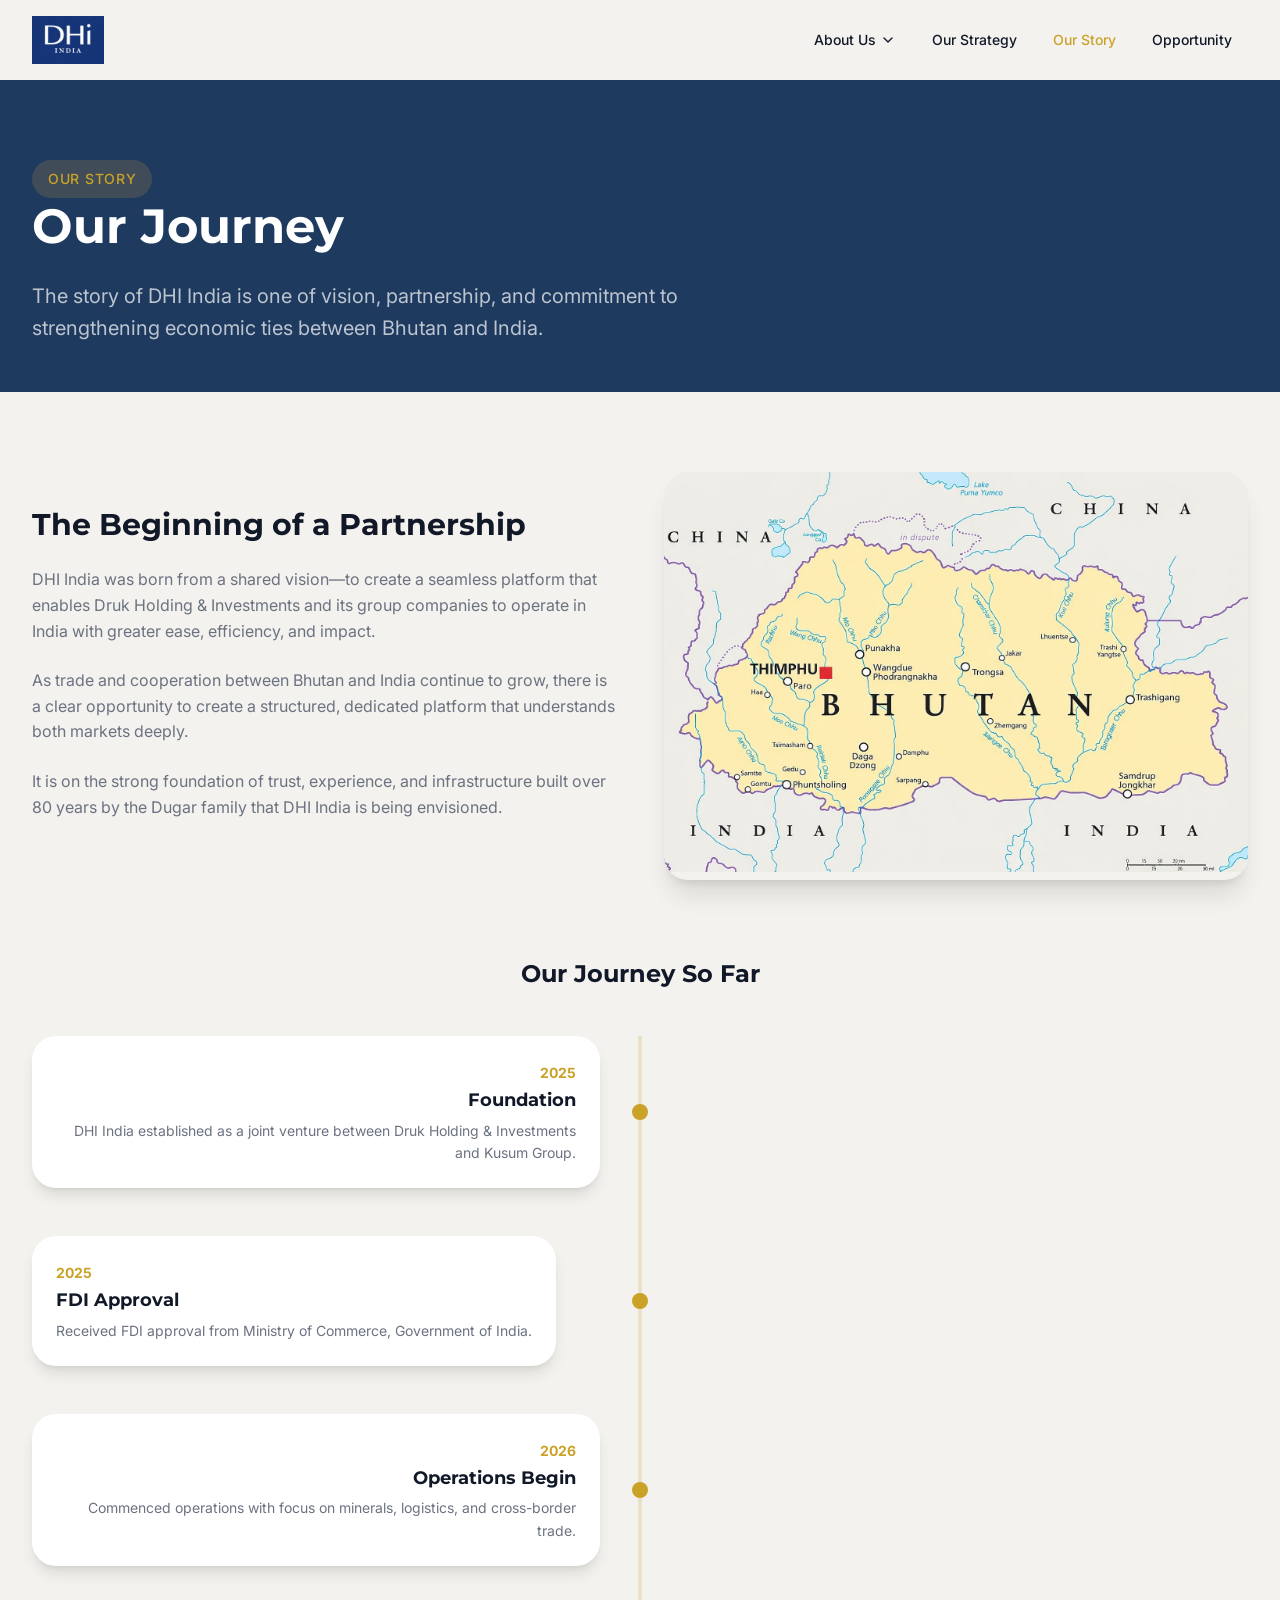
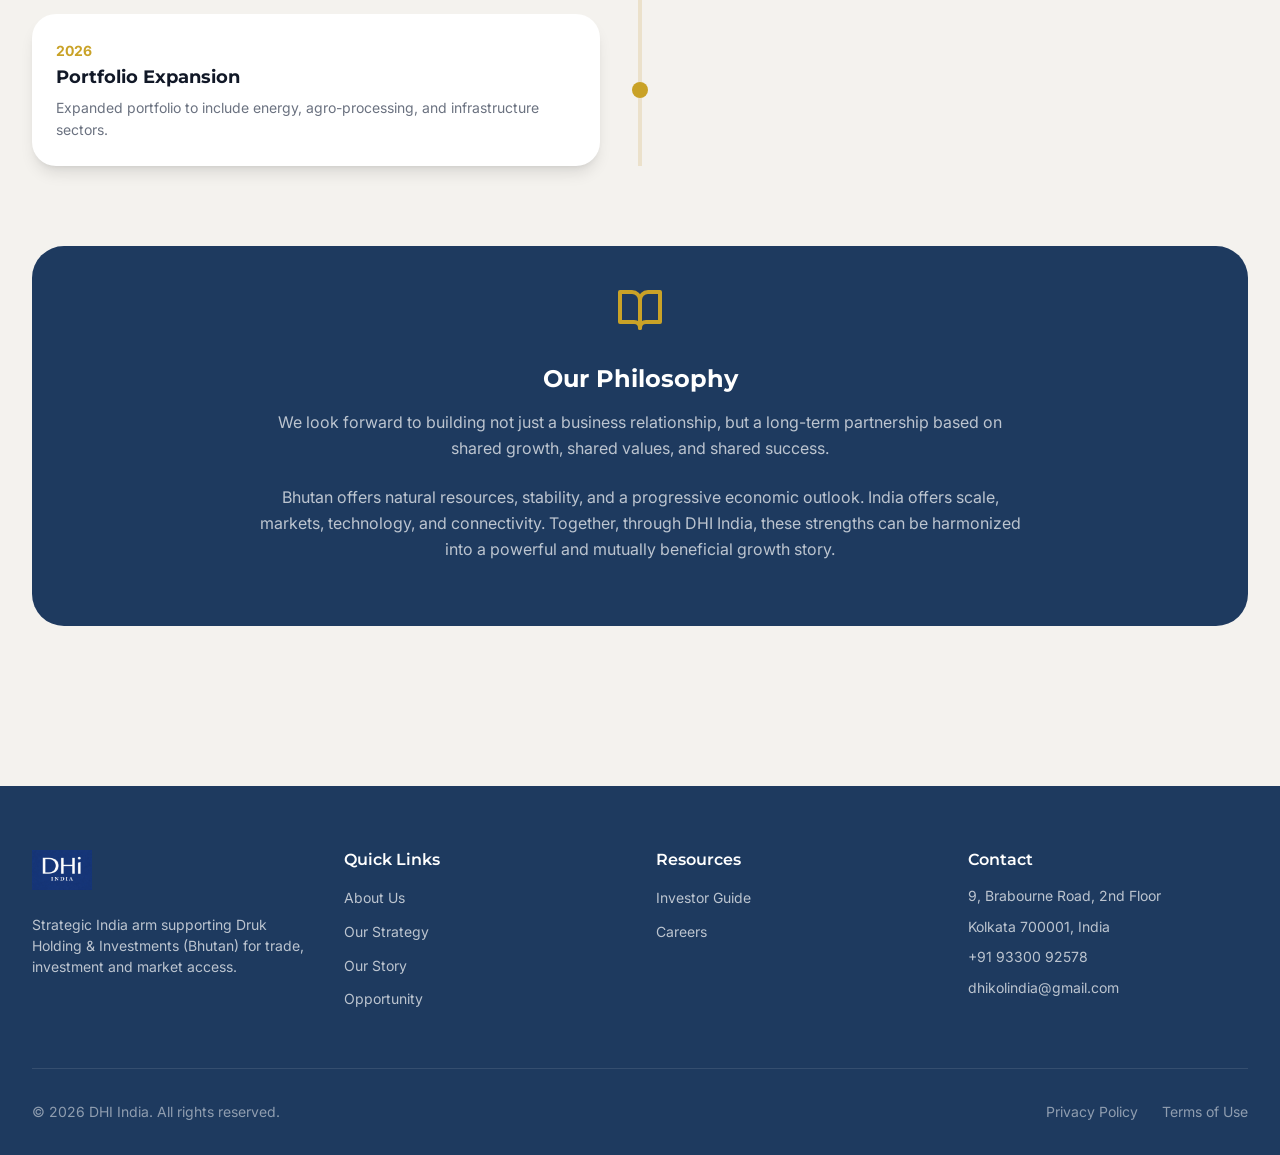
<file: pages/story/index.html>
<!DOCTYPE html>
<html lang="en">
<head>
  <meta charset="UTF-8">
  <meta name="viewport" content="width=device-width, initial-scale=1.0">
  <title>Our Story - DHI India</title>
  <meta name="description" content="The story of DHI India - one of vision, partnership, and commitment to strengthening Bhutan-India economic ties.">
  <link rel="stylesheet" href="../../css/main.css">
  <link rel="preconnect" href="https://fonts.googleapis.com">
  <link rel="preconnect" href="https://fonts.gstatic.com" crossorigin>
</head>
<body>
  <nav class="navbar scrolled" id="navbar">
    <div class="navbar-container">
      <a href="../../index.html" class="logo">
        <img src="../../images/logo-new.jpeg" alt="DHI India">
      </a>

      <div class="nav-desktop">
        <div class="nav-item">
          <a href="../about/index.html" class="nav-link">
            About Us
            <svg viewBox="0 0 24 24" fill="none" stroke="currentColor" stroke-width="2" stroke-linecap="round" stroke-linejoin="round">
              <polyline points="6 9 12 15 18 9"></polyline>
            </svg>
          </a>
          <div class="dropdown">
            <a href="../about/purpose.html" class="dropdown-link">Our Purpose</a>
            <a href="../about/governance.html" class="dropdown-link">Corporate Governance</a>
            <a href="../about/leadership.html" class="dropdown-link">Leadership</a>
            <a href="../about/team.html" class="dropdown-link">Our Team</a>
          </div>
        </div>

        <div class="nav-item">
          <a href="../strategy/index.html" class="nav-link">Our Strategy</a>
        </div>

        <div class="nav-item">
          <a href="index.html" class="nav-link active">Our Story</a>
        </div>

        <div class="nav-item">
          <a href="../opportunity/index.html" class="nav-link">Opportunity</a>
        </div>
      </div>

      <button class="mobile-menu-btn" id="mobileMenuBtn" aria-label="Toggle menu">
        <svg viewBox="0 0 24 24" fill="none" stroke="currentColor" stroke-width="2" stroke-linecap="round" stroke-linejoin="round">
          <path d="M4 6h16M4 12h16M4 18h16"/>
        </svg>
      </button>
    </div>

    <div class="mobile-menu" id="mobileMenu">
      <div class="mobile-nav-item">
        <a href="../about/index.html" class="mobile-nav-link">About Us</a>
        <div class="mobile-submenu">
          <a href="../about/purpose.html" class="mobile-submenu-link">Our Purpose</a>
          <a href="../about/governance.html" class="mobile-submenu-link">Corporate Governance</a>
          <a href="../about/leadership.html" class="mobile-submenu-link">Leadership</a>
          <a href="../about/team.html" class="mobile-submenu-link">Our Team</a>
        </div>
      </div>
      <div class="mobile-nav-item">
        <a href="../strategy/index.html" class="mobile-nav-link">Our Strategy</a>
      </div>
      <div class="mobile-nav-item">
        <a href="index.html" class="mobile-nav-link">Our Story</a>
      </div>
      <div class="mobile-nav-item">
        <a href="../opportunity/index.html" class="mobile-nav-link">Opportunity</a>
      </div>
    </div>
  </nav>

  <main class="main-content">
    <!-- Hero -->
    <section class="page-hero">
      <div class="container">
        <div class="page-hero-content">
          <span class="dhi-label">Our Story</span>
          <h1>Our Journey</h1>
          <p>
            The story of DHI India is one of vision, partnership, and commitment to 
            strengthening economic ties between Bhutan and India.
          </p>
        </div>
      </div>
    </section>

    <!-- Main Content -->
    <section class="content-section">
      <div class="container">
        <!-- Story Introduction -->
        <div class="two-col-grid" style="margin-bottom: 5rem;">
          <div class="scroll-animate">
            <h2>The Beginning of a Partnership</h2>
            <p>
              DHI India was born from a shared vision—to create a seamless platform that enables 
              Druk Holding & Investments and its group companies to operate in India with greater 
              ease, efficiency, and impact.
            </p>
            <p>
              As trade and cooperation between Bhutan and India continue to grow, there is a clear 
              opportunity to create a structured, dedicated platform that understands both markets deeply.
            </p>
            <p>
              It is on the strong foundation of trust, experience, and infrastructure built over 
              80 years by the Dugar family that DHI India is being envisioned.
            </p>
          </div>
          <div class="two-col-image scroll-animate" style="transition-delay: 0.2s;">
            <img src="../../images/bhutan-map.jpeg" alt="Bhutan-India Map">
          </div>
        </div>

        <!-- Timeline -->
        <h2 style="text-align: center; margin-bottom: 2rem;">Our Journey So Far</h2>
        <div class="timeline" style="margin-bottom: 5rem;">
          <div class="timeline-line"></div>
          <div class="timeline-items">
            <div class="timeline-item scroll-animate">
              <div class="timeline-content">
                <div class="timeline-card">
                  <span class="year">2025</span>
                  <h3>Foundation</h3>
                  <p>DHI India established as a joint venture between Druk Holding & Investments and Kusum Group.</p>
                </div>
              </div>
              <div class="timeline-dot"></div>
              <div class="timeline-spacer"></div>
            </div>
            <div class="timeline-item scroll-animate" style="transition-delay: 0.1s;">
              <div class="timeline-spacer"></div>
              <div class="timeline-dot"></div>
              <div class="timeline-content">
                <div class="timeline-card">
                  <span class="year">2025</span>
                  <h3>FDI Approval</h3>
                  <p>Received FDI approval from Ministry of Commerce, Government of India.</p>
                </div>
              </div>
            </div>
            <div class="timeline-item scroll-animate" style="transition-delay: 0.2s;">
              <div class="timeline-content">
                <div class="timeline-card">
                  <span class="year">2026</span>
                  <h3>Operations Begin</h3>
                  <p>Commenced operations with focus on minerals, logistics, and cross-border trade.</p>
                </div>
              </div>
              <div class="timeline-dot"></div>
              <div class="timeline-spacer"></div>
            </div>
            <div class="timeline-item scroll-animate" style="transition-delay: 0.3s;">
              <div class="timeline-spacer"></div>
              <div class="timeline-dot"></div>
              <div class="timeline-content">
                <div class="timeline-card">
                  <span class="year">2026</span>
                  <h3>Portfolio Expansion</h3>
                  <p>Expanded portfolio to include energy, agro-processing, and infrastructure sectors.</p>
                </div>
              </div>
            </div>
          </div>
        </div>

        <!-- Philosophy -->
        <div class="philosophy-card" style="margin-bottom: 5rem;">
          <div class="philosophy-card-content">
            <svg viewBox="0 0 24 24" fill="none" stroke="currentColor" stroke-width="2" stroke-linecap="round" stroke-linejoin="round">
              <path d="M2 3h6a4 4 0 0 1 4 4v14a3 3 0 0 0-3-3H2z"></path>
              <path d="M22 3h-6a4 4 0 0 0-4 4v14a3 3 0 0 1 3-3h7z"></path>
            </svg>
            <h3>Our Philosophy</h3>
            <p>
              We look forward to building not just a business relationship, but a long-term 
              partnership based on shared growth, shared values, and shared success.
            </p>
            <p>
              Bhutan offers natural resources, stability, and a progressive economic outlook. 
              India offers scale, markets, technology, and connectivity. Together, through DHI India, 
              these strengths can be harmonized into a powerful and mutually beneficial growth story.
            </p>
          </div>
        </div>
      </div>
    </section>
  </main>

  <!-- Footer -->
  <footer class="footer">
    <div class="container">
      <div class="footer-grid">
        <div>
          <div class="footer-logo">
            <img src="../../images/logo-new.jpeg" alt="DHI India">
          </div>
          <p>
            Strategic India arm supporting Druk Holding & Investments (Bhutan) 
            for trade, investment and market access.
          </p>
        </div>
        <div>
          <h4>Quick Links</h4>
          <ul class="footer-links">
            <li><a href="../about/index.html">About Us</a></li>
            <li><a href="../strategy/index.html">Our Strategy</a></li>
            <li><a href="index.html">Our Story</a></li>
            <li><a href="../opportunity/index.html">Opportunity</a></li>
          </ul>
        </div>
        <div>
          <h4>Resources</h4>
          <ul class="footer-links">
            <li><a href="../opportunity/investor-guide.html">Investor Guide</a></li>
            <li><a href="../opportunity/careers.html">Careers</a></li>
          </ul>
        </div>
        <div>
          <h4>Contact</h4>
          <ul class="footer-contact">
            <li>9, Brabourne Road, 2nd Floor</li>
            <li>Kolkata 700001, India</li>
            <li>+91 93300 92578</li>
            <li>dhikolindia@gmail.com</li>
          </ul>
        </div>
      </div>
      <div class="footer-bottom">
        <p>&copy; 2026 DHI India. All rights reserved.</p>
        <div class="footer-legal">
          <a href="../../index.html">Privacy Policy</a>
          <a href="../../index.html">Terms of Use</a>
        </div>
      </div>
    </div>
  </footer>

  <script src="../../js/main.js"></script>
</body>
</html>
</file>
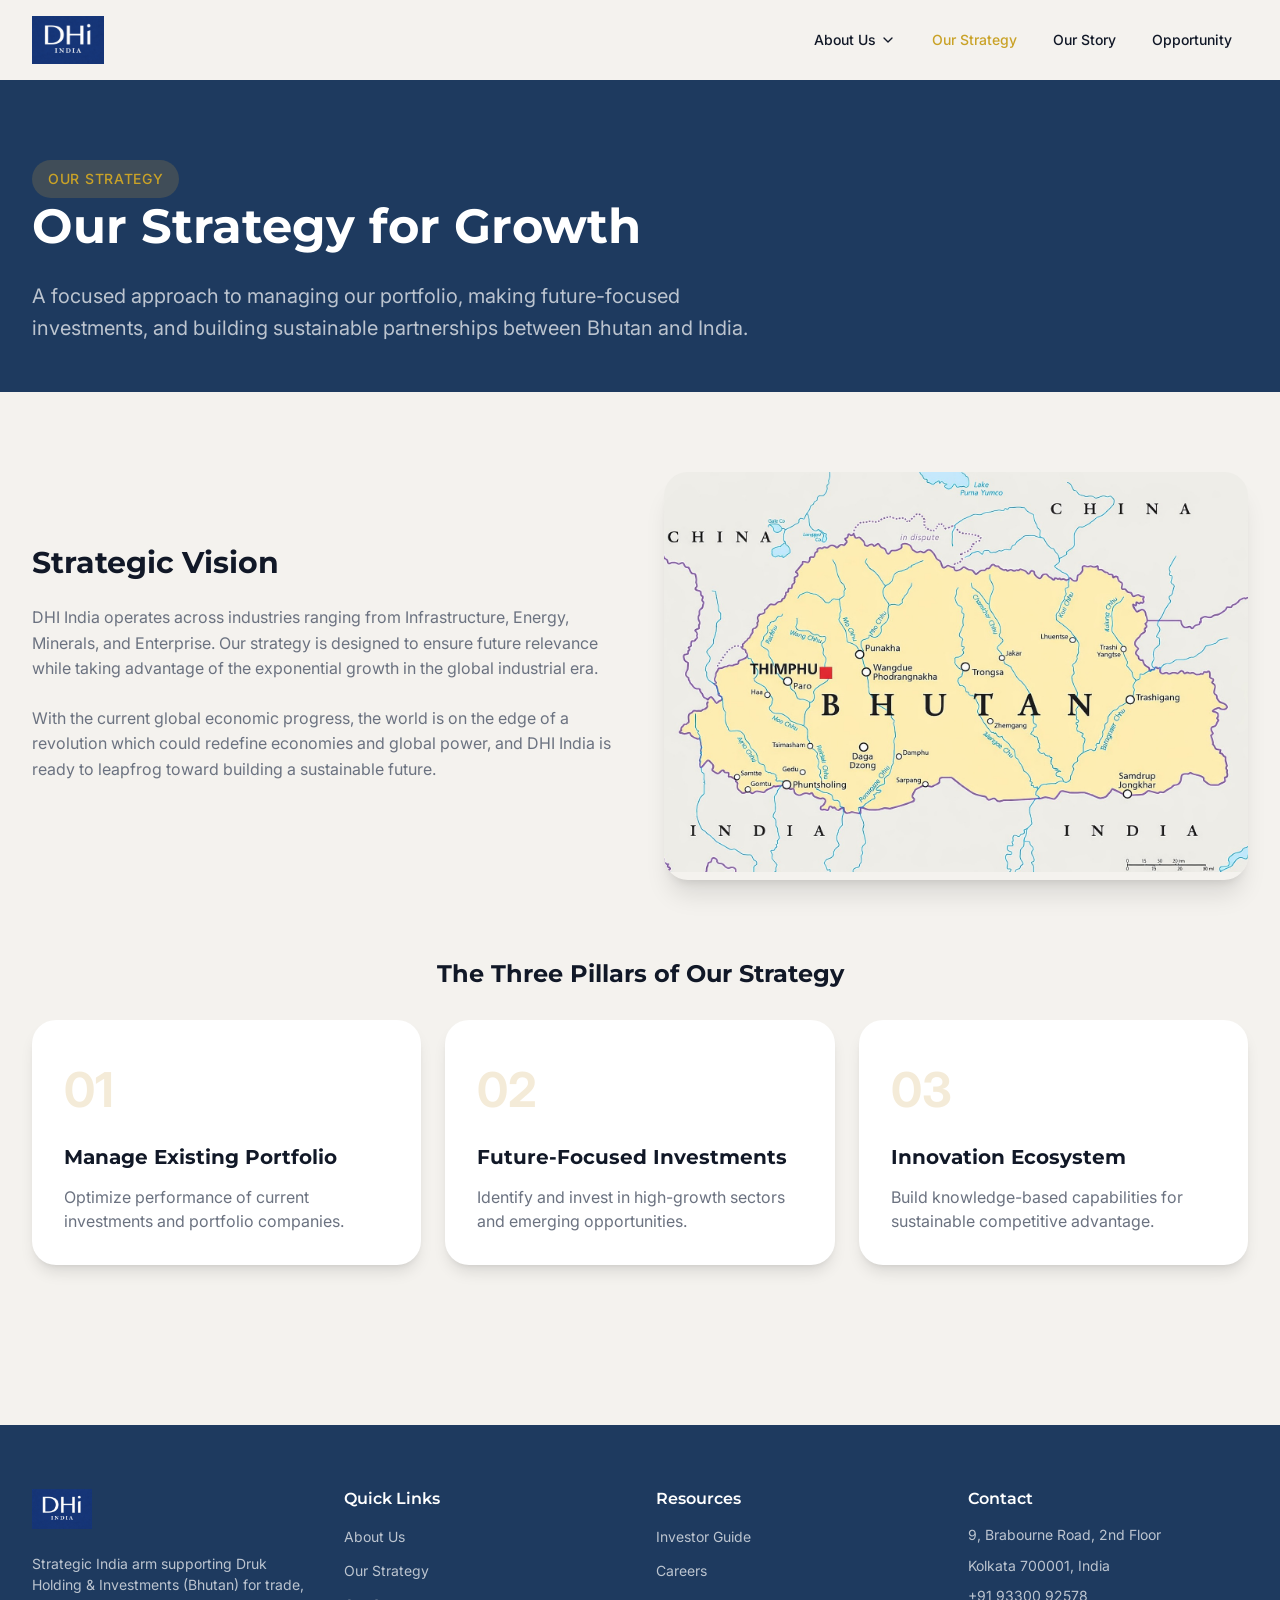
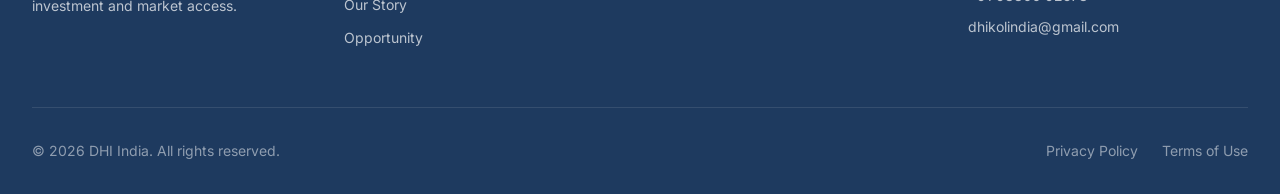
<file: pages/strategy/index.html>
<!DOCTYPE html>
<html lang="en">
<head>
  <meta charset="UTF-8">
  <meta name="viewport" content="width=device-width, initial-scale=1.0">
  <title>Our Strategy - DHI India</title>
  <meta name="description" content="DHI India's strategy focusing on portfolio management, future-focused investments, and innovation ecosystem.">
  <link rel="stylesheet" href="../../css/main.css">
  <link rel="preconnect" href="https://fonts.googleapis.com">
  <link rel="preconnect" href="https://fonts.gstatic.com" crossorigin>
</head>
<body>
  <nav class="navbar scrolled" id="navbar">
    <div class="navbar-container">
      <a href="../../index.html" class="logo">
        <img src="../../images/logo-new.jpeg" alt="DHI India">
      </a>

      <div class="nav-desktop">
        <div class="nav-item">
          <a href="../about/index.html" class="nav-link">
            About Us
            <svg viewBox="0 0 24 24" fill="none" stroke="currentColor" stroke-width="2" stroke-linecap="round" stroke-linejoin="round">
              <polyline points="6 9 12 15 18 9"></polyline>
            </svg>
          </a>
          <div class="dropdown">
            <a href="../about/purpose.html" class="dropdown-link">Our Purpose</a>
            <a href="../about/governance.html" class="dropdown-link">Corporate Governance</a>
            <a href="../about/leadership.html" class="dropdown-link">Leadership</a>
            <a href="../about/team.html" class="dropdown-link">Our Team</a>
          </div>
        </div>

        <div class="nav-item">
          <a href="index.html" class="nav-link active">Our Strategy</a>
        </div>

        <div class="nav-item">
          <a href="../story/index.html" class="nav-link">Our Story</a>
        </div>

        <div class="nav-item">
          <a href="../opportunity/index.html" class="nav-link">Opportunity</a>
        </div>
      </div>

      <button class="mobile-menu-btn" id="mobileMenuBtn" aria-label="Toggle menu">
        <svg viewBox="0 0 24 24" fill="none" stroke="currentColor" stroke-width="2" stroke-linecap="round" stroke-linejoin="round">
          <path d="M4 6h16M4 12h16M4 18h16"/>
        </svg>
      </button>
    </div>

    <div class="mobile-menu" id="mobileMenu">
      <div class="mobile-nav-item">
        <a href="../about/index.html" class="mobile-nav-link">About Us</a>
        <div class="mobile-submenu">
          <a href="../about/purpose.html" class="mobile-submenu-link">Our Purpose</a>
          <a href="../about/governance.html" class="mobile-submenu-link">Corporate Governance</a>
          <a href="../about/leadership.html" class="mobile-submenu-link">Leadership</a>
          <a href="../about/team.html" class="mobile-submenu-link">Our Team</a>
        </div>
      </div>
      <div class="mobile-nav-item">
        <a href="index.html" class="mobile-nav-link">Our Strategy</a>
      </div>
      <div class="mobile-nav-item">
        <a href="../story/index.html" class="mobile-nav-link">Our Story</a>
      </div>
      <div class="mobile-nav-item">
        <a href="../opportunity/index.html" class="mobile-nav-link">Opportunity</a>
      </div>
    </div>
  </nav>

  <main class="main-content">
    <!-- Hero -->
    <section class="page-hero">
      <div class="container">
        <div class="page-hero-content">
          <span class="dhi-label">Our Strategy</span>
          <h1>Our Strategy for Growth</h1>
          <p>
            A focused approach to managing our portfolio, making future-focused investments, 
            and building sustainable partnerships between Bhutan and India.
          </p>
        </div>
      </div>
    </section>

    <!-- Main Content -->
    <section class="content-section">
      <div class="container">
        <!-- Strategic Vision -->
        <div class="two-col-grid" style="margin-bottom: 5rem;">
          <div class="scroll-animate">
            <h2>Strategic Vision</h2>
            <p>
              DHI India operates across industries ranging from Infrastructure, Energy, 
              Minerals, and Enterprise. Our strategy is designed to ensure future relevance 
              while taking advantage of the exponential growth in the global industrial era.
            </p>
            <p>
              With the current global economic progress, the world is on the edge of a revolution 
              which could redefine economies and global power, and DHI India is ready to 
              leapfrog toward building a sustainable future.
            </p>
          </div>
          <div class="two-col-image scroll-animate" style="transition-delay: 0.2s;">
            <img src="../../images/bhutan-map.jpeg" alt="Strategy">
          </div>
        </div>

        <!-- Three Pillars -->
        <h2 style="text-align: center; margin-bottom: 2rem;">The Three Pillars of Our Strategy</h2>
        <div class="pillars-grid" style="margin-bottom: 5rem;">
          <div class="pillar-card scroll-animate">
            <div class="pillar-number">01</div>
            <h3>Manage Existing Portfolio</h3>
            <p>Optimize performance of current investments and portfolio companies.</p>
          </div>
          <div class="pillar-card scroll-animate" style="transition-delay: 0.1s;">
            <div class="pillar-number">02</div>
            <h3>Future-Focused Investments</h3>
            <p>Identify and invest in high-growth sectors and emerging opportunities.</p>
          </div>
          <div class="pillar-card scroll-animate" style="transition-delay: 0.2s;">
            <div class="pillar-number">03</div>
            <h3>Innovation Ecosystem</h3>
            <p>Build knowledge-based capabilities for sustainable competitive advantage.</p>
          </div>
        </div>
      </div>
    </section>
  </main>

  <!-- Footer -->
  <footer class="footer">
    <div class="container">
      <div class="footer-grid">
        <div>
          <div class="footer-logo">
            <img src="../../images/logo-new.jpeg" alt="DHI India">
          </div>
          <p>
            Strategic India arm supporting Druk Holding & Investments (Bhutan) 
            for trade, investment and market access.
          </p>
        </div>
        <div>
          <h4>Quick Links</h4>
          <ul class="footer-links">
            <li><a href="../about/index.html">About Us</a></li>
            <li><a href="index.html">Our Strategy</a></li>
            <li><a href="../story/index.html">Our Story</a></li>
            <li><a href="../opportunity/index.html">Opportunity</a></li>
          </ul>
        </div>
        <div>
          <h4>Resources</h4>
          <ul class="footer-links">
            <li><a href="../opportunity/investor-guide.html">Investor Guide</a></li>
            <li><a href="../opportunity/careers.html">Careers</a></li>
          </ul>
        </div>
        <div>
          <h4>Contact</h4>
          <ul class="footer-contact">
            <li>9, Brabourne Road, 2nd Floor</li>
            <li>Kolkata 700001, India</li>
            <li>+91 93300 92578</li>
            <li>dhikolindia@gmail.com</li>
          </ul>
        </div>
      </div>
      <div class="footer-bottom">
        <p>&copy; 2026 DHI India. All rights reserved.</p>
        <div class="footer-legal">
          <a href="../../index.html">Privacy Policy</a>
          <a href="../../index.html">Terms of Use</a>
        </div>
      </div>
    </div>
  </footer>

  <script src="../../js/main.js"></script>
</body>
</html>
</file>
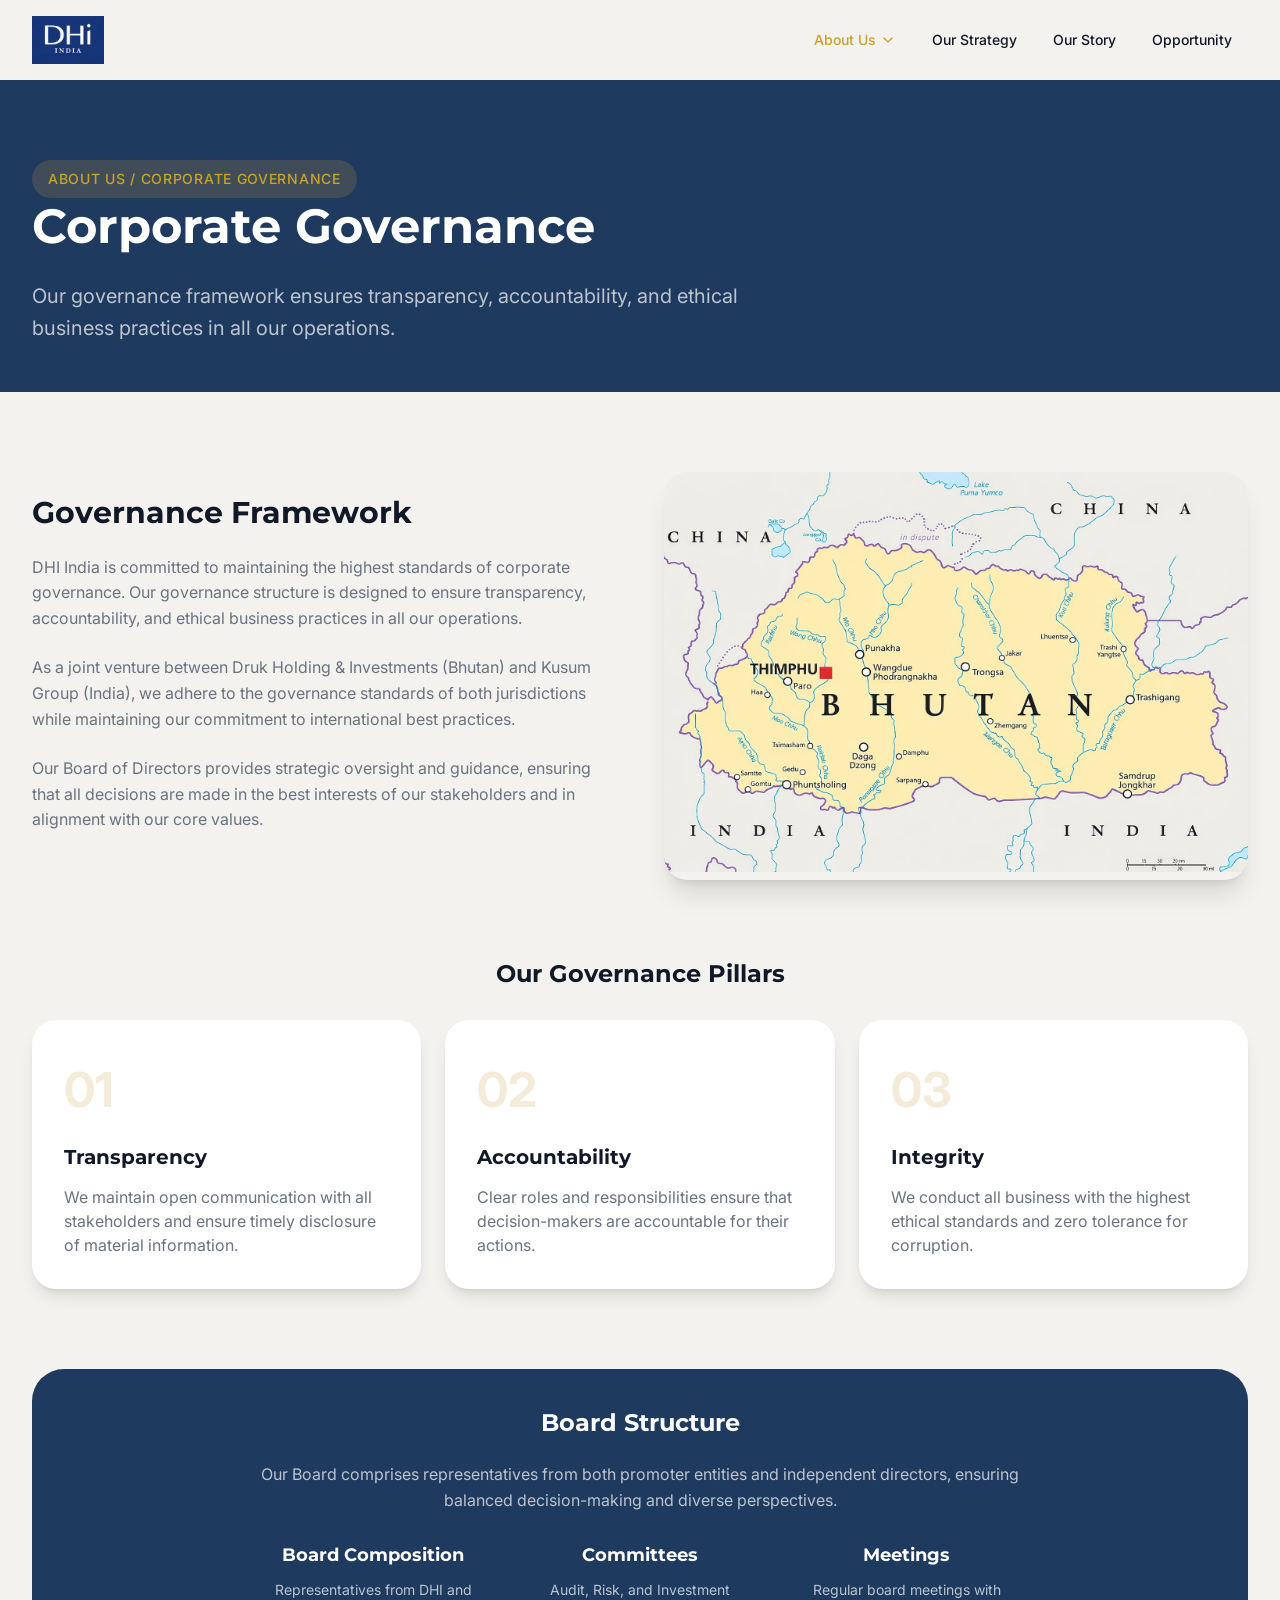
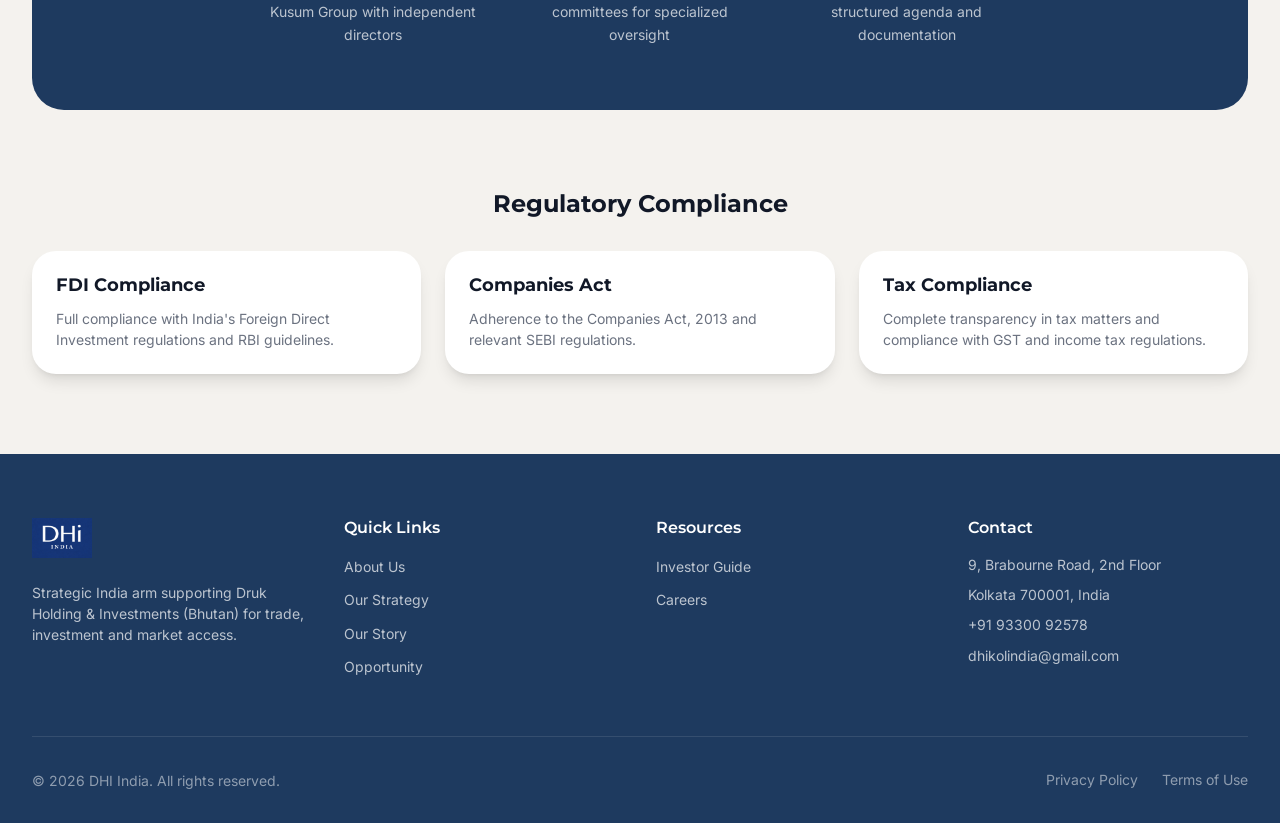
<file: pages/about/governance.html>
<!DOCTYPE html>
<html lang="en">
<head>
  <meta charset="UTF-8">
  <meta name="viewport" content="width=device-width, initial-scale=1.0">
  <title>Corporate Governance - DHI India</title>
  <meta name="description" content="Learn about DHI India's governance framework, board structure, and commitment to transparency.">
  <link rel="stylesheet" href="../../css/main.css">
  <link rel="preconnect" href="https://fonts.googleapis.com">
  <link rel="preconnect" href="https://fonts.gstatic.com" crossorigin>
</head>
<body>
  <nav class="navbar scrolled" id="navbar">
    <div class="navbar-container">
      <a href="../../index.html" class="logo">
        <img src="../../images/logo-new.jpeg" alt="DHI India">
      </a>

      <div class="nav-desktop">
        <div class="nav-item">
          <a href="index.html" class="nav-link active">
            About Us
            <svg viewBox="0 0 24 24" fill="none" stroke="currentColor" stroke-width="2" stroke-linecap="round" stroke-linejoin="round">
              <polyline points="6 9 12 15 18 9"></polyline>
            </svg>
          </a>
          <div class="dropdown">
            <a href="purpose.html" class="dropdown-link">Our Purpose</a>
            <a href="governance.html" class="dropdown-link">Corporate Governance</a>
            <a href="leadership.html" class="dropdown-link">Leadership</a>
            <a href="team.html" class="dropdown-link">Our Team</a>
          </div>
        </div>

        <div class="nav-item">
          <a href="../strategy/index.html" class="nav-link">Our Strategy</a>
        </div>

        <div class="nav-item">
          <a href="../story/index.html" class="nav-link">Our Story</a>
        </div>

        <div class="nav-item">
          <a href="../opportunity/index.html" class="nav-link">Opportunity</a>
        </div>
      </div>

      <button class="mobile-menu-btn" id="mobileMenuBtn" aria-label="Toggle menu">
        <svg viewBox="0 0 24 24" fill="none" stroke="currentColor" stroke-width="2" stroke-linecap="round" stroke-linejoin="round">
          <path d="M4 6h16M4 12h16M4 18h16"/>
        </svg>
      </button>
    </div>

    <div class="mobile-menu" id="mobileMenu">
      <div class="mobile-nav-item">
        <a href="index.html" class="mobile-nav-link">About Us</a>
        <div class="mobile-submenu">
          <a href="purpose.html" class="mobile-submenu-link">Our Purpose</a>
          <a href="governance.html" class="mobile-submenu-link">Corporate Governance</a>
          <a href="leadership.html" class="mobile-submenu-link">Leadership</a>
          <a href="team.html" class="mobile-submenu-link">Our Team</a>
        </div>
      </div>
      <div class="mobile-nav-item">
        <a href="../strategy/index.html" class="mobile-nav-link">Our Strategy</a>
      </div>
      <div class="mobile-nav-item">
        <a href="../story/index.html" class="mobile-nav-link">Our Story</a>
      </div>
      <div class="mobile-nav-item">
        <a href="../opportunity/index.html" class="mobile-nav-link">Opportunity</a>
      </div>
    </div>
  </nav>

  <main class="main-content">
    <section class="page-hero">
      <div class="container">
        <div class="page-hero-content">
          <span class="dhi-label">About Us / Corporate Governance</span>
          <h1>Corporate Governance</h1>
          <p>
            Our governance framework ensures transparency, accountability, and ethical 
            business practices in all our operations.
          </p>
        </div>
      </div>
    </section>

    <section class="content-section">
      <div class="container">
        <div class="two-col-grid" style="margin-bottom: 5rem;">
          <div class="scroll-animate">
            <h2>Governance Framework</h2>
            <p>
              DHI India is committed to maintaining the highest standards of corporate governance. 
              Our governance structure is designed to ensure transparency, accountability, and 
              ethical business practices in all our operations.
            </p>
            <p>
              As a joint venture between Druk Holding & Investments (Bhutan) and Kusum Group (India), 
              we adhere to the governance standards of both jurisdictions while maintaining our 
              commitment to international best practices.
            </p>
            <p>
              Our Board of Directors provides strategic oversight and guidance, ensuring that 
              all decisions are made in the best interests of our stakeholders and in alignment 
              with our core values.
            </p>
          </div>
          <div class="two-col-image scroll-animate" style="transition-delay: 0.2s;">
            <img src="../../images/bhutan-map.jpeg" alt="Governance">
          </div>
        </div>

        <h2 style="text-align: center; margin-bottom: 2rem;">Our Governance Pillars</h2>
        <div class="pillars-grid" style="margin-bottom: 5rem;">
          <div class="pillar-card scroll-animate">
            <div class="pillar-number">01</div>
            <h3>Transparency</h3>
            <p>We maintain open communication with all stakeholders and ensure timely disclosure of material information.</p>
          </div>
          <div class="pillar-card scroll-animate" style="transition-delay: 0.1s;">
            <div class="pillar-number">02</div>
            <h3>Accountability</h3>
            <p>Clear roles and responsibilities ensure that decision-makers are accountable for their actions.</p>
          </div>
          <div class="pillar-card scroll-animate" style="transition-delay: 0.2s;">
            <div class="pillar-number">03</div>
            <h3>Integrity</h3>
            <p>We conduct all business with the highest ethical standards and zero tolerance for corruption.</p>
          </div>
        </div>

        <div class="philosophy-card" style="margin-bottom: 5rem;">
          <div class="philosophy-card-content">
            <h3 style="color: white; margin-bottom: 1.5rem;">Board Structure</h3>
            <p style="color: rgba(255,255,255,0.7); margin-bottom: 2rem;">
              Our Board comprises representatives from both promoter entities and independent directors, 
              ensuring balanced decision-making and diverse perspectives.
            </p>
            <div class="why-partner-grid">
              <div class="why-partner-item">
                <h4>Board Composition</h4>
                <p style="color: rgba(255,255,255,0.7);">Representatives from DHI and Kusum Group with independent directors</p>
              </div>
              <div class="why-partner-item">
                <h4>Committees</h4>
                <p style="color: rgba(255,255,255,0.7);">Audit, Risk, and Investment committees for specialized oversight</p>
              </div>
              <div class="why-partner-item">
                <h4>Meetings</h4>
                <p style="color: rgba(255,255,255,0.7);">Regular board meetings with structured agenda and documentation</p>
              </div>
            </div>
          </div>
        </div>

        <h2 style="text-align: center; margin-bottom: 2rem;">Regulatory Compliance</h2>
        <div class="values-grid">
          <div class="value-card scroll-animate">
            <h3>FDI Compliance</h3>
            <p>Full compliance with India's Foreign Direct Investment regulations and RBI guidelines.</p>
          </div>
          <div class="value-card scroll-animate" style="transition-delay: 0.1s;">
            <h3>Companies Act</h3>
            <p>Adherence to the Companies Act, 2013 and relevant SEBI regulations.</p>
          </div>
          <div class="value-card scroll-animate" style="transition-delay: 0.2s;">
            <h3>Tax Compliance</h3>
            <p>Complete transparency in tax matters and compliance with GST and income tax regulations.</p>
          </div>
        </div>
      </div>
    </section>
  </main>

  <footer class="footer">
    <div class="container">
      <div class="footer-grid">
        <div>
          <div class="footer-logo">
            <img src="../../images/logo-new.jpeg" alt="DHI India">
          </div>
          <p>
            Strategic India arm supporting Druk Holding & Investments (Bhutan) 
            for trade, investment and market access.
          </p>
        </div>
        <div>
          <h4>Quick Links</h4>
          <ul class="footer-links">
            <li><a href="index.html">About Us</a></li>
            <li><a href="../strategy/index.html">Our Strategy</a></li>
            <li><a href="../story/index.html">Our Story</a></li>
            <li><a href="../opportunity/index.html">Opportunity</a></li>
          </ul>
        </div>
        <div>
          <h4>Resources</h4>
          <ul class="footer-links">
            <li><a href="../opportunity/investor-guide.html">Investor Guide</a></li>
            <li><a href="../opportunity/careers.html">Careers</a></li>
          </ul>
        </div>
        <div>
          <h4>Contact</h4>
          <ul class="footer-contact">
            <li>9, Brabourne Road, 2nd Floor</li>
            <li>Kolkata 700001, India</li>
            <li>+91 93300 92578</li>
            <li>dhikolindia@gmail.com</li>
          </ul>
        </div>
      </div>
      <div class="footer-bottom">
        <p>&copy; 2026 DHI India. All rights reserved.</p>
        <div class="footer-legal">
          <a href="../../index.html">Privacy Policy</a>
          <a href="../../index.html">Terms of Use</a>
        </div>
      </div>
    </div>
  </footer>

  <script src="../../js/main.js"></script>
</body>
</html>
</file>
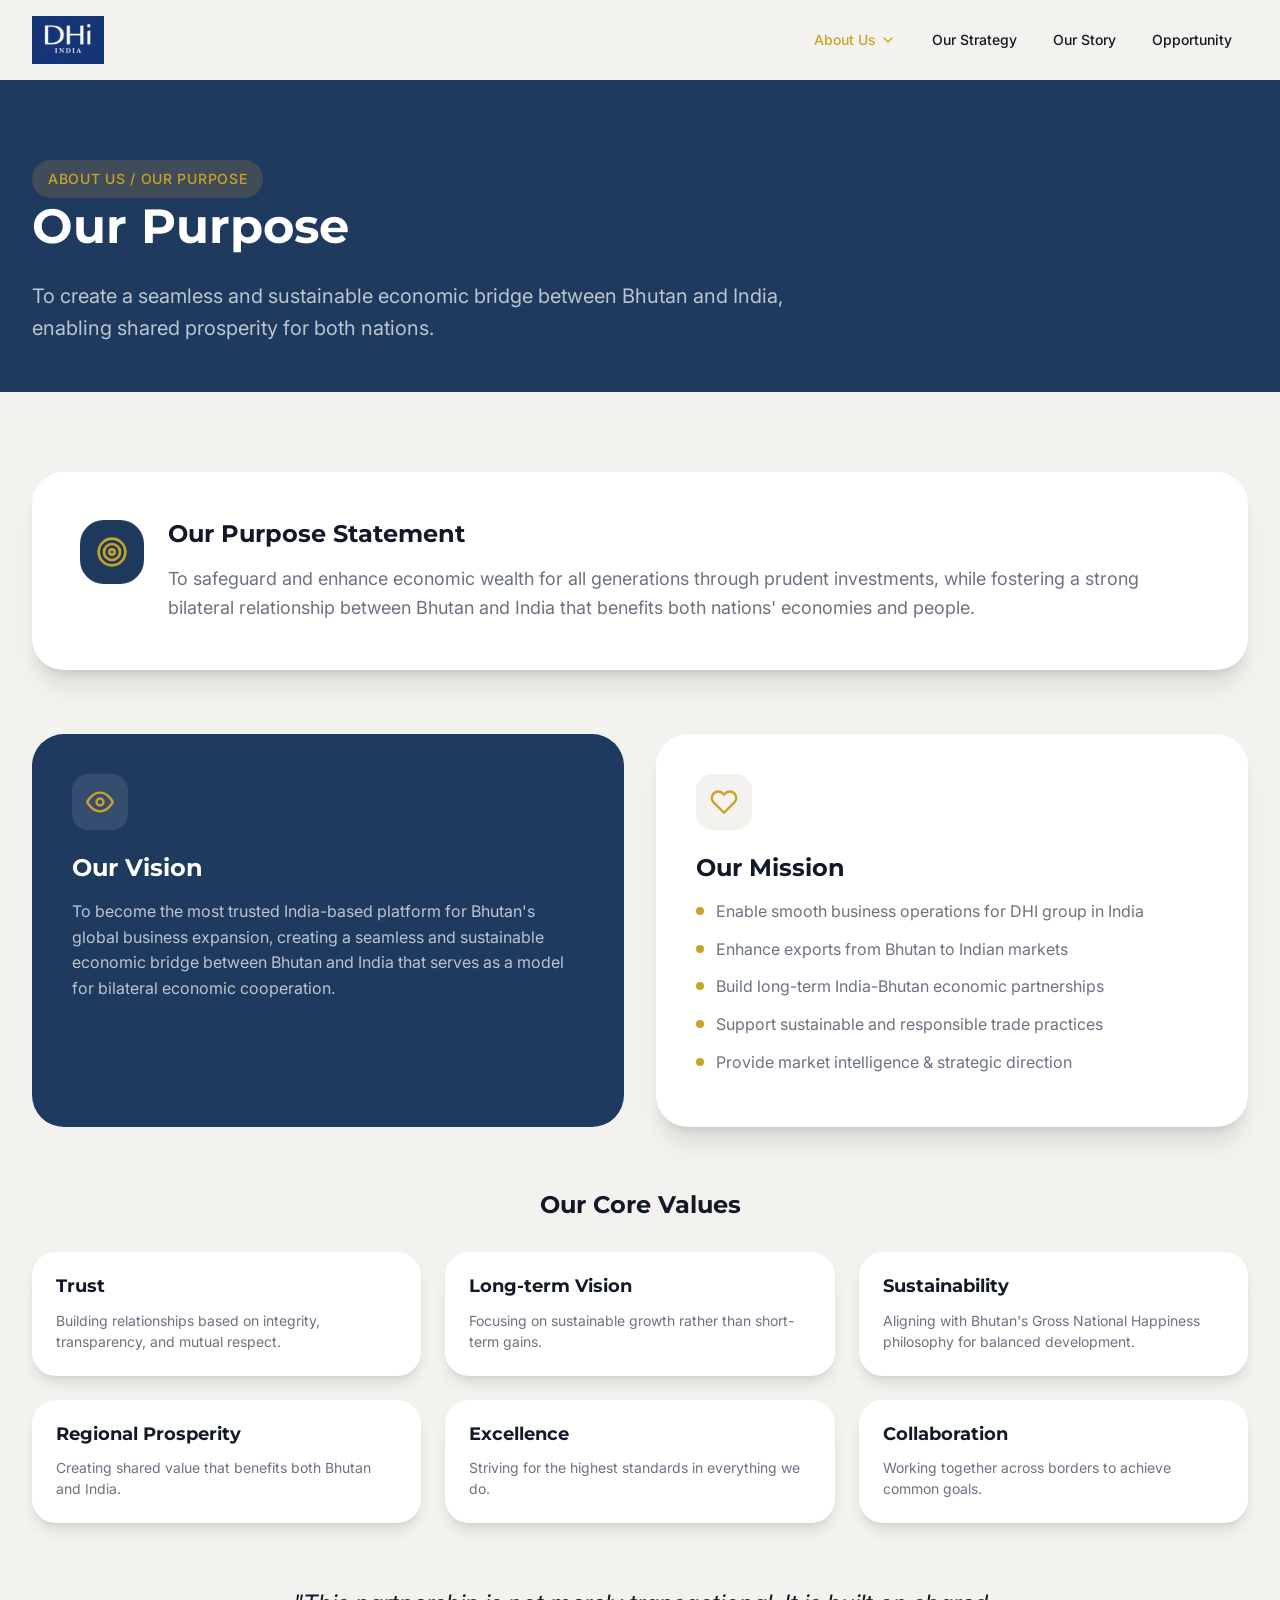
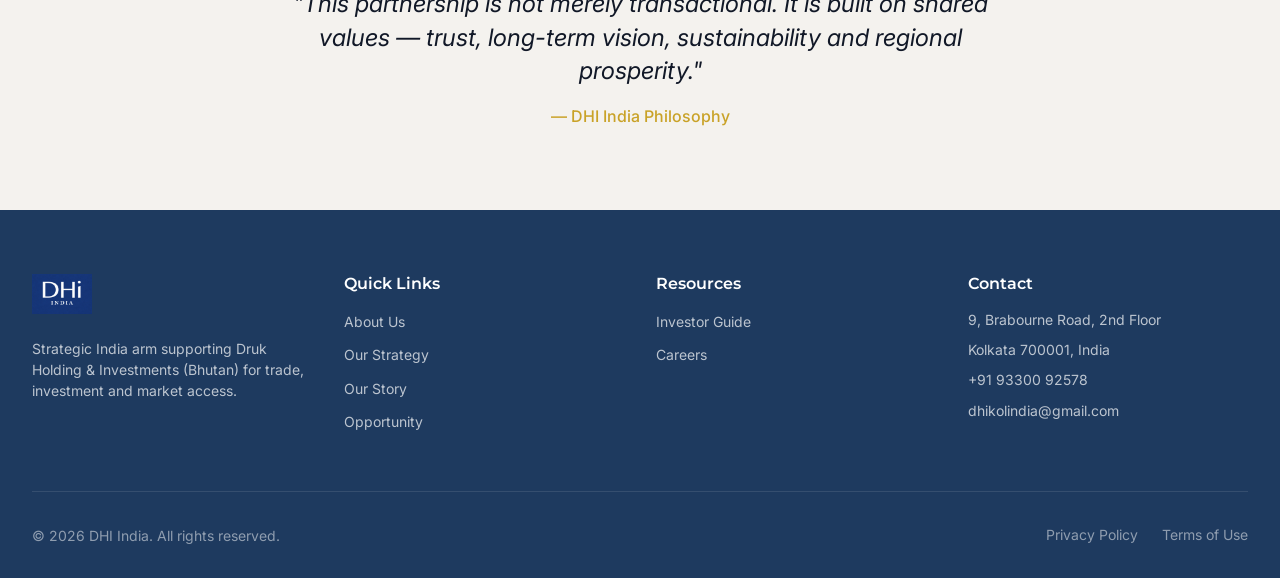
<file: pages/about/purpose.html>
<!DOCTYPE html>
<html lang="en">
<head>
  <meta charset="UTF-8">
  <meta name="viewport" content="width=device-width, initial-scale=1.0">
  <title>Our Purpose - DHI India</title>
  <meta name="description" content="Discover the purpose, vision, mission and core values that drive DHI India.">
  <link rel="stylesheet" href="../../css/main.css">
  <link rel="preconnect" href="https://fonts.googleapis.com">
  <link rel="preconnect" href="https://fonts.gstatic.com" crossorigin>
</head>
<body>
  <nav class="navbar scrolled" id="navbar">
    <div class="navbar-container">
      <a href="../../index.html" class="logo">
        <img src="../../images/logo-new.jpeg" alt="DHI India">
      </a>

      <div class="nav-desktop">
        <div class="nav-item">
          <a href="index.html" class="nav-link active">
            About Us
            <svg viewBox="0 0 24 24" fill="none" stroke="currentColor" stroke-width="2" stroke-linecap="round" stroke-linejoin="round">
              <polyline points="6 9 12 15 18 9"></polyline>
            </svg>
          </a>
          <div class="dropdown">
            <a href="purpose.html" class="dropdown-link">Our Purpose</a>
            <a href="governance.html" class="dropdown-link">Corporate Governance</a>
            <a href="leadership.html" class="dropdown-link">Leadership</a>
            <a href="team.html" class="dropdown-link">Our Team</a>
          </div>
        </div>

        <div class="nav-item">
          <a href="../strategy/index.html" class="nav-link">Our Strategy</a>
        </div>

        <div class="nav-item">
          <a href="../story/index.html" class="nav-link">Our Story</a>
        </div>

        <div class="nav-item">
          <a href="../opportunity/index.html" class="nav-link">Opportunity</a>
        </div>
      </div>

      <button class="mobile-menu-btn" id="mobileMenuBtn" aria-label="Toggle menu">
        <svg viewBox="0 0 24 24" fill="none" stroke="currentColor" stroke-width="2" stroke-linecap="round" stroke-linejoin="round">
          <path d="M4 6h16M4 12h16M4 18h16"/>
        </svg>
      </button>
    </div>

    <div class="mobile-menu" id="mobileMenu">
      <div class="mobile-nav-item">
        <a href="index.html" class="mobile-nav-link">About Us</a>
        <div class="mobile-submenu">
          <a href="purpose.html" class="mobile-submenu-link">Our Purpose</a>
          <a href="governance.html" class="mobile-submenu-link">Corporate Governance</a>
          <a href="leadership.html" class="mobile-submenu-link">Leadership</a>
          <a href="team.html" class="mobile-submenu-link">Our Team</a>
        </div>
      </div>
      <div class="mobile-nav-item">
        <a href="../strategy/index.html" class="mobile-nav-link">Our Strategy</a>
      </div>
      <div class="mobile-nav-item">
        <a href="../story/index.html" class="mobile-nav-link">Our Story</a>
      </div>
      <div class="mobile-nav-item">
        <a href="../opportunity/index.html" class="mobile-nav-link">Opportunity</a>
      </div>
    </div>
  </nav>

  <main class="main-content">
    <!-- Hero -->
    <section class="page-hero">
      <div class="container">
        <div class="page-hero-content">
          <span class="dhi-label">About Us / Our Purpose</span>
          <h1>Our Purpose</h1>
          <p>
            To create a seamless and sustainable economic bridge between Bhutan and India, 
            enabling shared prosperity for both nations.
          </p>
        </div>
      </div>
    </section>

    <!-- Main Content -->
    <section class="content-section">
      <div class="container">
        <!-- Purpose Statement -->
        <div class="purpose-card scroll-animate">
          <div class="purpose-card-content">
            <div class="purpose-icon">
              <svg viewBox="0 0 24 24" fill="none" stroke="currentColor" stroke-width="2" stroke-linecap="round" stroke-linejoin="round">
                <circle cx="12" cy="12" r="10"></circle>
                <circle cx="12" cy="12" r="6"></circle>
                <circle cx="12" cy="12" r="2"></circle>
              </svg>
            </div>
            <div>
              <h2>Our Purpose Statement</h2>
              <p>
                To safeguard and enhance economic wealth for all generations through prudent 
                investments, while fostering a strong bilateral relationship between Bhutan and India 
                that benefits both nations' economies and people.
              </p>
            </div>
          </div>
        </div>

        <!-- Vision & Mission -->
        <div class="vision-mission-grid">
          <div class="vision-card scroll-animate">
            <div class="vision-card-icon">
              <svg viewBox="0 0 24 24" fill="none" stroke="currentColor" stroke-width="2" stroke-linecap="round" stroke-linejoin="round">
                <path d="M1 12s4-8 11-8 11 8 11 8-4 8-11 8-11-8-11-8z"></path>
                <circle cx="12" cy="12" r="3"></circle>
              </svg>
            </div>
            <h3>Our Vision</h3>
            <p>
              To become the most trusted India-based platform for Bhutan's global business expansion, 
              creating a seamless and sustainable economic bridge between Bhutan and India that 
              serves as a model for bilateral economic cooperation.
            </p>
          </div>
          <div class="mission-card scroll-animate" style="transition-delay: 0.1s;">
            <div class="mission-card-icon">
              <svg viewBox="0 0 24 24" fill="none" stroke="currentColor" stroke-width="2" stroke-linecap="round" stroke-linejoin="round">
                <path d="M20.84 4.61a5.5 5.5 0 0 0-7.78 0L12 5.67l-1.06-1.06a5.5 5.5 0 0 0-7.78 7.78l1.06 1.06L12 21.23l7.78-7.78 1.06-1.06a5.5 5.5 0 0 0 0-7.78z"></path>
              </svg>
            </div>
            <h3>Our Mission</h3>
            <ul class="mission-list">
              <li>Enable smooth business operations for DHI group in India</li>
              <li>Enhance exports from Bhutan to Indian markets</li>
              <li>Build long-term India-Bhutan economic partnerships</li>
              <li>Support sustainable and responsible trade practices</li>
              <li>Provide market intelligence & strategic direction</li>
            </ul>
          </div>
        </div>

        <!-- Core Values -->
        <h2 style="text-align: center; margin-bottom: 2rem;">Our Core Values</h2>
        <div class="values-grid" style="margin-bottom: 4rem;">
          <div class="value-card scroll-animate">
            <h3>Trust</h3>
            <p>Building relationships based on integrity, transparency, and mutual respect.</p>
          </div>
          <div class="value-card scroll-animate" style="transition-delay: 0.1s;">
            <h3>Long-term Vision</h3>
            <p>Focusing on sustainable growth rather than short-term gains.</p>
          </div>
          <div class="value-card scroll-animate" style="transition-delay: 0.2s;">
            <h3>Sustainability</h3>
            <p>Aligning with Bhutan's Gross National Happiness philosophy for balanced development.</p>
          </div>
          <div class="value-card scroll-animate" style="transition-delay: 0.3s;">
            <h3>Regional Prosperity</h3>
            <p>Creating shared value that benefits both Bhutan and India.</p>
          </div>
          <div class="value-card scroll-animate" style="transition-delay: 0.4s;">
            <h3>Excellence</h3>
            <p>Striving for the highest standards in everything we do.</p>
          </div>
          <div class="value-card scroll-animate" style="transition-delay: 0.5s;">
            <h3>Collaboration</h3>
            <p>Working together across borders to achieve common goals.</p>
          </div>
        </div>

        <!-- Quote -->
        <div class="quote-block">
          <blockquote>
            <p>
              "This partnership is not merely transactional. It is built on shared values — 
              trust, long-term vision, sustainability and regional prosperity."
            </p>
            <footer>— DHI India Philosophy</footer>
          </blockquote>
        </div>
      </div>
    </section>
  </main>

  <footer class="footer">
    <div class="container">
      <div class="footer-grid">
        <div>
          <div class="footer-logo">
            <img src="../../images/logo-new.jpeg" alt="DHI India">
          </div>
          <p>
            Strategic India arm supporting Druk Holding & Investments (Bhutan) 
            for trade, investment and market access.
          </p>
        </div>
        <div>
          <h4>Quick Links</h4>
          <ul class="footer-links">
            <li><a href="index.html">About Us</a></li>
            <li><a href="../strategy/index.html">Our Strategy</a></li>
            <li><a href="../story/index.html">Our Story</a></li>
            <li><a href="../opportunity/index.html">Opportunity</a></li>
          </ul>
        </div>
        <div>
          <h4>Resources</h4>
          <ul class="footer-links">
            <li><a href="../opportunity/investor-guide.html">Investor Guide</a></li>
            <li><a href="../opportunity/careers.html">Careers</a></li>
          </ul>
        </div>
        <div>
          <h4>Contact</h4>
          <ul class="footer-contact">
            <li>9, Brabourne Road, 2nd Floor</li>
            <li>Kolkata 700001, India</li>
            <li>+91 93300 92578</li>
            <li>dhikolindia@gmail.com</li>
          </ul>
        </div>
      </div>
      <div class="footer-bottom">
        <p>&copy; 2026 DHI India. All rights reserved.</p>
        <div class="footer-legal">
          <a href="../../index.html">Privacy Policy</a>
          <a href="../../index.html">Terms of Use</a>
        </div>
      </div>
    </div>
  </footer>

  <script src="../../js/main.js"></script>
</body>
</html>
</file>
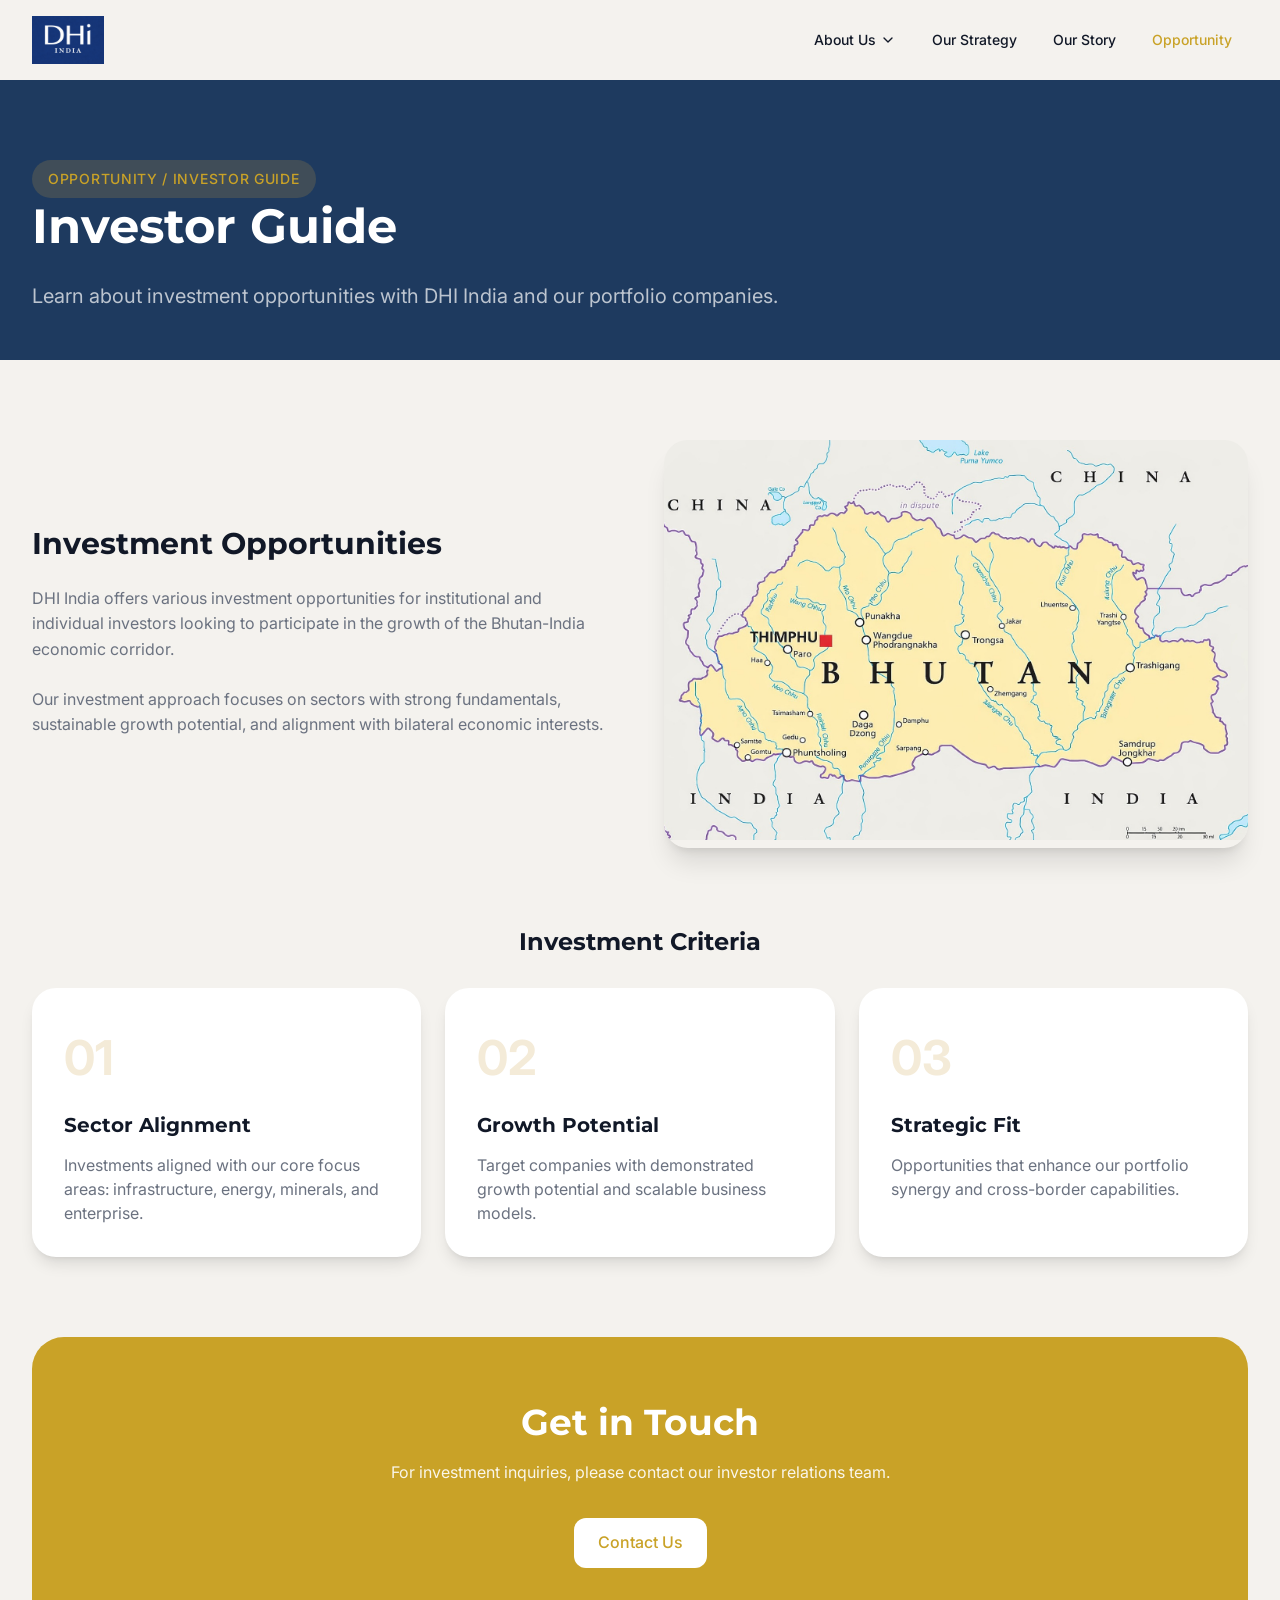
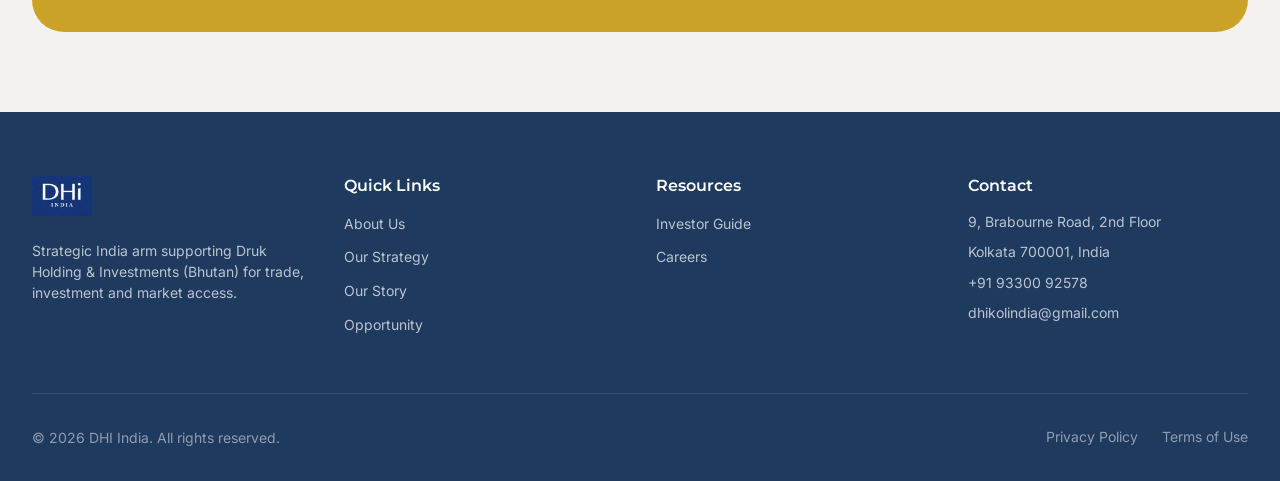
<file: pages/opportunity/investor-guide.html>
<!DOCTYPE html>
<html lang="en">
<head>
  <meta charset="UTF-8">
  <meta name="viewport" content="width=device-width, initial-scale=1.0">
  <title>Investor Guide - DHI India</title>
  <meta name="description" content="Learn about investment opportunities with DHI India and our portfolio companies.">
  <link rel="stylesheet" href="../../css/main.css">
  <link rel="preconnect" href="https://fonts.googleapis.com">
  <link rel="preconnect" href="https://fonts.gstatic.com" crossorigin>
</head>
<body>
  <nav class="navbar scrolled" id="navbar">
    <div class="navbar-container">
      <a href="../../index.html" class="logo">
        <img src="../../images/logo-new.jpeg" alt="DHI India">
      </a>

      <div class="nav-desktop">
        <div class="nav-item">
          <a href="../about/index.html" class="nav-link">
            About Us
            <svg viewBox="0 0 24 24" fill="none" stroke="currentColor" stroke-width="2" stroke-linecap="round" stroke-linejoin="round">
              <polyline points="6 9 12 15 18 9"></polyline>
            </svg>
          </a>
          <div class="dropdown">
            <a href="../about/purpose.html" class="dropdown-link">Our Purpose</a>
            <a href="../about/governance.html" class="dropdown-link">Corporate Governance</a>
            <a href="../about/leadership.html" class="dropdown-link">Leadership</a>
            <a href="../about/team.html" class="dropdown-link">Our Team</a>
          </div>
        </div>

        <div class="nav-item">
          <a href="../strategy/index.html" class="nav-link">Our Strategy</a>
        </div>

        <div class="nav-item">
          <a href="../story/index.html" class="nav-link">Our Story</a>
        </div>

        <div class="nav-item">
          <a href="index.html" class="nav-link active">Opportunity</a>
        </div>
      </div>

      <button class="mobile-menu-btn" id="mobileMenuBtn" aria-label="Toggle menu">
        <svg viewBox="0 0 24 24" fill="none" stroke="currentColor" stroke-width="2" stroke-linecap="round" stroke-linejoin="round">
          <path d="M4 6h16M4 12h16M4 18h16"/>
        </svg>
      </button>
    </div>

    <div class="mobile-menu" id="mobileMenu">
      <div class="mobile-nav-item">
        <a href="../about/index.html" class="mobile-nav-link">About Us</a>
        <div class="mobile-submenu">
          <a href="../about/purpose.html" class="mobile-submenu-link">Our Purpose</a>
          <a href="../about/governance.html" class="mobile-submenu-link">Corporate Governance</a>
          <a href="../about/leadership.html" class="mobile-submenu-link">Leadership</a>
          <a href="../about/team.html" class="mobile-submenu-link">Our Team</a>
        </div>
      </div>
      <div class="mobile-nav-item">
        <a href="../strategy/index.html" class="mobile-nav-link">Our Strategy</a>
      </div>
      <div class="mobile-nav-item">
        <a href="../story/index.html" class="mobile-nav-link">Our Story</a>
      </div>
      <div class="mobile-nav-item">
        <a href="index.html" class="mobile-nav-link">Opportunity</a>
      </div>
    </div>
  </nav>

  <main class="main-content">
    <section class="page-hero">
      <div class="container">
        <div class="page-hero-content">
          <span class="dhi-label">Opportunity / Investor Guide</span>
          <h1>Investor Guide</h1>
          <p>Learn about investment opportunities with DHI India and our portfolio companies.</p>
        </div>
      </div>
    </section>

    <section class="content-section">
      <div class="container">
        <div class="two-col-grid" style="margin-bottom: 5rem;">
          <div class="scroll-animate">
            <h2>Investment Opportunities</h2>
            <p>DHI India offers various investment opportunities for institutional and individual investors looking to participate in the growth of the Bhutan-India economic corridor.</p>
            <p>Our investment approach focuses on sectors with strong fundamentals, sustainable growth potential, and alignment with bilateral economic interests.</p>
          </div>
          <div class="two-col-image scroll-animate" style="transition-delay: 0.2s;">
            <img src="../../images/bhutan-map.jpeg" alt="Investment">
          </div>
        </div>

        <h2 style="text-align: center; margin-bottom: 2rem;">Investment Criteria</h2>
        <div class="pillars-grid" style="margin-bottom: 5rem;">
          <div class="pillar-card scroll-animate">
            <div class="pillar-number">01</div>
            <h3>Sector Alignment</h3>
            <p>Investments aligned with our core focus areas: infrastructure, energy, minerals, and enterprise.</p>
          </div>
          <div class="pillar-card scroll-animate" style="transition-delay: 0.1s;">
            <div class="pillar-number">02</div>
            <h3>Growth Potential</h3>
            <p>Target companies with demonstrated growth potential and scalable business models.</p>
          </div>
          <div class="pillar-card scroll-animate" style="transition-delay: 0.2s;">
            <div class="pillar-number">03</div>
            <h3>Strategic Fit</h3>
            <p>Opportunities that enhance our portfolio synergy and cross-border capabilities.</p>
          </div>
        </div>

        <div class="cta-box scroll-animate">
          <h2>Get in Touch</h2>
          <p>For investment inquiries, please contact our investor relations team.</p>
          <div class="cta-buttons">
            <a href="mailto:dhikolindia@gmail.com" class="btn btn-white">Contact Us</a>
          </div>
        </div>
      </div>
    </section>
  </main>

  <footer class="footer">
    <div class="container">
      <div class="footer-grid">
        <div>
          <div class="footer-logo">
            <img src="../../images/logo-new.jpeg" alt="DHI India">
          </div>
          <p>
            Strategic India arm supporting Druk Holding & Investments (Bhutan) 
            for trade, investment and market access.
          </p>
        </div>
        <div>
          <h4>Quick Links</h4>
          <ul class="footer-links">
            <li><a href="../about/index.html">About Us</a></li>
            <li><a href="../strategy/index.html">Our Strategy</a></li>
            <li><a href="../story/index.html">Our Story</a></li>
            <li><a href="index.html">Opportunity</a></li>
          </ul>
        </div>
        <div>
          <h4>Resources</h4>
          <ul class="footer-links">
            <li><a href="investor-guide.html">Investor Guide</a></li>
            <li><a href="careers.html">Careers</a></li>
          </ul>
        </div>
        <div>
          <h4>Contact</h4>
          <ul class="footer-contact">
            <li>9, Brabourne Road, 2nd Floor</li>
            <li>Kolkata 700001, India</li>
            <li>+91 93300 92578</li>
            <li>dhikolindia@gmail.com</li>
          </ul>
        </div>
      </div>
      <div class="footer-bottom">
        <p>&copy; 2026 DHI India. All rights reserved.</p>
        <div class="footer-legal">
          <a href="../../index.html">Privacy Policy</a>
          <a href="../../index.html">Terms of Use</a>
        </div>
      </div>
    </div>
  </footer>

  <script src="../../js/main.js"></script>
</body>
</html>
</file>
<file: css/main.css>
/* DHI India - Main Stylesheet */

/* Google Fonts */
@import url('https://fonts.googleapis.com/css2?family=Montserrat:wght@400;500;600;700;800&family=Inter:wght@400;500;600&display=swap');

/* CSS Variables */
:root {
  --color-primary: #1e3a5f;
  --color-secondary: #c9a227;
  --color-secondary-hover: #b08d1f;
  --color-background: #F4F2EE;
  --color-white: #FFFFFF;
  --color-text: #111827;
  --color-text-muted: #6B7280;
  --color-border: #E5E7EB;
  
  --font-heading: 'Montserrat', sans-serif;
  --font-body: 'Inter', sans-serif;
  
  --radius-sm: 0.375rem;
  --radius-md: 0.5rem;
  --radius-lg: 0.75rem;
  --radius-xl: 1rem;
  --radius-2xl: 1.5rem;
  --radius-3xl: 2rem;
  
  --shadow-sm: 0 1px 2px 0 rgb(0 0 0 / 0.05);
  --shadow-md: 0 4px 6px -1px rgb(0 0 0 / 0.1), 0 2px 4px -2px rgb(0 0 0 / 0.1);
  --shadow-lg: 0 10px 15px -3px rgb(0 0 0 / 0.1), 0 4px 6px -4px rgb(0 0 0 / 0.1);
  --shadow-xl: 0 20px 25px -5px rgb(0 0 0 / 0.1), 0 8px 10px -6px rgb(0 0 0 / 0.1);
}

/* Reset & Base */
*, *::before, *::after {
  box-sizing: border-box;
  margin: 0;
  padding: 0;
}

html {
  scroll-behavior: smooth;
}

body {
  font-family: var(--font-body);
  background-color: var(--color-background);
  color: var(--color-text);
  line-height: 1.6;
  min-height: 100vh;
}

h1, h2, h3, h4, h5, h6 {
  font-family: var(--font-heading);
  font-weight: 700;
  line-height: 1.2;
}

a {
  text-decoration: none;
  color: inherit;
}

img {
  max-width: 100%;
  height: auto;
}

/* Utility Classes */
.container {
  max-width: 1280px;
  margin: 0 auto;
  padding: 0 1rem;
}

@media (min-width: 640px) {
  .container {
    padding: 0 1.5rem;
  }
}

@media (min-width: 1024px) {
  .container {
    padding: 0 2rem;
  }
}

/* Label Style */
.dhi-label {
  display: inline-block;
  padding: 0.5rem 1rem;
  background-color: rgba(198, 155, 60, 0.2);
  color: var(--color-secondary);
  font-size: 0.875rem;
  font-weight: 500;
  border-radius: 9999px;
  text-transform: uppercase;
  letter-spacing: 0.05em;
}

/* Navigation */
.navbar {
  position: fixed;
  top: 0;
  left: 0;
  right: 0;
  z-index: 50;
  transition: all 0.3s ease;
  background: transparent;
}

.navbar.scrolled {
  background: var(--color-white);
  box-shadow: var(--shadow-md);
}

.navbar-container {
  max-width: 1280px;
  margin: 0 auto;
  padding: 0 1rem;
  display: flex;
  align-items: center;
  justify-content: space-between;
  height: 80px;
}

@media (min-width: 640px) {
  .navbar-container {
    padding: 0 1.5rem;
  }
}

@media (min-width: 1024px) {
  .navbar-container {
    padding: 0 2rem;
  }
}

/* Logo */
.logo {
  display: flex;
  align-items: center;
  gap: 0.75rem;
}

.logo img {
  height: 48px;
  width: auto;
}

.logo-text {
  font-family: var(--font-heading);
  font-weight: 700;
  font-size: 1.25rem;
  color: var(--color-primary);
}

/* Desktop Navigation */
.nav-desktop {
  display: none;
}

@media (min-width: 1024px) {
  .nav-desktop {
    display: flex;
    align-items: center;
    gap: 0.25rem;
  }
}

.nav-item {
  position: relative;
}

.nav-link {
  display: flex;
  align-items: center;
  gap: 0.25rem;
  padding: 0.5rem 1rem;
  font-size: 0.875rem;
  font-weight: 500;
  color: var(--color-text);
  transition: color 0.2s ease;
}

.nav-link:hover,
.nav-link.active {
  color: var(--color-secondary);
}

.nav-link svg {
  width: 16px;
  height: 16px;
}

/* Dropdown */
.dropdown {
  position: absolute;
  top: 100%;
  left: 0;
  width: 224px;
  background: var(--color-white);
  border-radius: var(--radius-xl);
  box-shadow: var(--shadow-xl);
  padding: 0.5rem 0;
  opacity: 0;
  visibility: hidden;
  transform: translateY(-10px);
  transition: all 0.2s ease;
}

.nav-item:hover .dropdown {
  opacity: 1;
  visibility: visible;
  transform: translateY(0);
}

.dropdown-link {
  display: block;
  padding: 0.5rem 1rem;
  font-size: 0.875rem;
  color: var(--color-text);
  transition: all 0.2s ease;
}

.dropdown-link:hover,
.dropdown-link.active {
  color: var(--color-secondary);
  background-color: var(--color-background);
}

/* Mobile Menu Button */
.mobile-menu-btn {
  display: flex;
  padding: 0.5rem;
  border-radius: var(--radius-lg);
  background: transparent;
  border: none;
  cursor: pointer;
}

.mobile-menu-btn:hover {
  background-color: rgba(0, 0, 0, 0.05);
}

@media (min-width: 1024px) {
  .mobile-menu-btn {
    display: none;
  }
}

.mobile-menu-btn svg {
  width: 24px;
  height: 24px;
}

/* Mobile Menu */
.mobile-menu {
  display: none;
  background: var(--color-white);
  border-top: 1px solid var(--color-border);
  padding: 1rem;
}

.mobile-menu.open {
  display: block;
}

.mobile-nav-item {
  margin-bottom: 0.5rem;
}

.mobile-nav-link {
  display: block;
  padding: 0.75rem 1rem;
  font-weight: 500;
  color: var(--color-text);
  border-radius: var(--radius-lg);
}

.mobile-nav-link:hover {
  color: var(--color-secondary);
  background-color: var(--color-background);
}

.mobile-submenu {
  padding-left: 1rem;
  margin-top: 0.25rem;
}

.mobile-submenu-link {
  display: block;
  padding: 0.5rem 1rem;
  font-size: 0.875rem;
  color: var(--color-text-muted);
  border-radius: var(--radius-lg);
}

.mobile-submenu-link:hover {
  color: var(--color-secondary);
  background-color: var(--color-background);
}

/* Main Content */
.main-content {
  padding-top: 80px;
}

/* Hero Section */
.hero {
  position: relative;
  min-height: 90vh;
  display: flex;
  align-items: center;
}

.hero-bg {
  position: absolute;
  inset: 0;
  background: linear-gradient(to bottom right, var(--color-primary), rgba(11, 30, 60, 0.95), rgba(11, 30, 60, 0.9));
}

.hero-image {
  position: absolute;
  inset: 0;
  opacity: 0.2;
  background-size: cover;
  background-position: center;
}

.hero-content {
  position: relative;
  max-width: 1280px;
  margin: 0 auto;
  padding: 5rem 1rem;
}

@media (min-width: 640px) {
  .hero-content {
    padding: 5rem 1.5rem;
  }
}

@media (min-width: 1024px) {
  .hero-content {
    padding: 5rem 2rem;
  }
}

.hero-text {
  max-width: 768px;
}

.hero h1 {
  font-size: 2.25rem;
  color: var(--color-white);
  margin-bottom: 1.5rem;
  line-height: 1.2;
}

@media (min-width: 640px) {
  .hero h1 {
    font-size: 3rem;
  }
}

@media (min-width: 1024px) {
  .hero h1 {
    font-size: 3.75rem;
  }
}

.hero p {
  font-size: 1.25rem;
  color: rgba(255, 255, 255, 0.8);
  margin-bottom: 2rem;
  line-height: 1.6;
}

/* Buttons */
.btn {
  display: inline-flex;
  align-items: center;
  gap: 0.5rem;
  padding: 0.75rem 1.5rem;
  font-weight: 500;
  border-radius: var(--radius-lg);
  transition: all 0.2s ease;
  cursor: pointer;
  border: none;
}

.btn-primary {
  background-color: var(--color-secondary);
  color: var(--color-white);
}

.btn-primary:hover {
  background-color: var(--color-secondary-hover);
}

.btn-outline {
  border: 1px solid rgba(255, 255, 255, 0.3);
  color: var(--color-white);
}

.btn-outline:hover {
  background-color: rgba(255, 255, 255, 0.1);
}

.btn-white {
  background-color: var(--color-white);
  color: var(--color-secondary);
}

.btn-white:hover {
  background-color: #f3f4f6;
}

.btn-group {
  display: flex;
  flex-wrap: wrap;
  gap: 1rem;
}

/* Stats Section */
.stats-section {
  padding: 4rem 0;
  background-color: var(--color-white);
}

.stats-grid {
  display: grid;
  grid-template-columns: repeat(2, 1fr);
  gap: 2rem;
}

@media (min-width: 1024px) {
  .stats-grid {
    grid-template-columns: repeat(4, 1fr);
  }
}

.stat-item {
  text-align: center;
}

.stat-value {
  font-family: var(--font-heading);
  font-size: 2.25rem;
  font-weight: 700;
  color: var(--color-secondary);
  margin-bottom: 0.5rem;
}

.stat-label {
  color: var(--color-text-muted);
  font-size: 0.875rem;
}

/* Focus Areas Section */
.focus-section {
  padding: 5rem 0;
}

.section-header {
  text-align: center;
  margin-bottom: 4rem;
}

.section-header h2 {
  font-size: 2rem;
  color: var(--color-text);
}

@media (min-width: 640px) {
  .section-header h2 {
    font-size: 2.25rem;
  }
}

.focus-grid {
  display: grid;
  gap: 1.5rem;
}

@media (min-width: 768px) {
  .focus-grid {
    grid-template-columns: repeat(2, 1fr);
  }
}

@media (min-width: 1024px) {
  .focus-grid {
    grid-template-columns: repeat(4, 1fr);
  }
}

.focus-card {
  background-color: var(--color-white);
  border-radius: var(--radius-2xl);
  padding: 2rem;
  box-shadow: var(--shadow-lg);
  transition: all 0.3s ease;
}

.focus-card:hover {
  box-shadow: var(--shadow-xl);
  transform: translateY(-4px);
}

.focus-icon {
  width: 56px;
  height: 56px;
  background-color: var(--color-primary);
  border-radius: var(--radius-xl);
  display: flex;
  align-items: center;
  justify-content: center;
  margin-bottom: 1.5rem;
}

.focus-icon svg {
  width: 28px;
  height: 28px;
  color: var(--color-secondary);
}

.focus-card h3 {
  font-size: 1.125rem;
  color: var(--color-text);
  margin-bottom: 0.75rem;
}

.focus-card p {
  color: var(--color-text-muted);
  font-size: 0.875rem;
  line-height: 1.5;
}

/* About Preview Section */
.about-preview {
  padding: 5rem 0;
  background-color: var(--color-primary);
}

.about-preview-grid {
  display: grid;
  gap: 3rem;
  align-items: center;
}

@media (min-width: 1024px) {
  .about-preview-grid {
    grid-template-columns: repeat(2, 1fr);
  }
}

.about-preview h2 {
  font-size: 2rem;
  color: var(--color-white);
  margin-bottom: 1.5rem;
}

@media (min-width: 640px) {
  .about-preview h2 {
    font-size: 2.25rem;
  }
}

.about-preview p {
  color: rgba(255, 255, 255, 0.7);
  margin-bottom: 1.5rem;
  line-height: 1.6;
}

.about-preview .link-arrow {
  display: inline-flex;
  align-items: center;
  gap: 0.5rem;
  color: var(--color-secondary);
  font-weight: 500;
}

.about-preview .link-arrow:hover {
  gap: 0.75rem;
}

.about-preview-image {
  border-radius: var(--radius-2xl);
  overflow: hidden;
}

.about-preview-image img {
  width: 100%;
  height: 400px;
  object-fit: cover;
}

/* CTA Section */
.cta-section {
  padding: 5rem 0;
}

.cta-box {
  background-color: var(--color-secondary);
  border-radius: var(--radius-3xl);
  padding: 3rem;
  text-align: center;
}

@media (min-width: 1024px) {
  .cta-box {
    padding: 4rem;
  }
}

.cta-box h2 {
  font-size: 2rem;
  color: var(--color-white);
  margin-bottom: 1rem;
}

@media (min-width: 640px) {
  .cta-box h2 {
    font-size: 2.25rem;
  }
}

.cta-box p {
  color: rgba(255, 255, 255, 0.9);
  max-width: 640px;
  margin: 0 auto 2rem;
}

.cta-buttons {
  display: flex;
  flex-wrap: wrap;
  justify-content: center;
  gap: 1rem;
}

/* Footer */
.footer {
  background-color: var(--color-primary);
  color: var(--color-white);
  padding: 4rem 0 2rem;
}

.footer-grid {
  display: grid;
  gap: 2rem;
  margin-bottom: 3rem;
}

@media (min-width: 768px) {
  .footer-grid {
    grid-template-columns: repeat(2, 1fr);
  }
}

@media (min-width: 1024px) {
  .footer-grid {
    grid-template-columns: repeat(4, 1fr);
  }
}

.footer-logo {
  display: flex;
  align-items: center;
  gap: 0.75rem;
  margin-bottom: 1.5rem;
}

.footer-logo img {
  height: 40px;
  width: auto;
}

.footer-logo span {
  font-weight: 700;
  font-size: 1.125rem;
}

.footer p {
  color: rgba(255, 255, 255, 0.7);
  font-size: 0.875rem;
  line-height: 1.5;
}

.footer h4 {
  font-weight: 600;
  margin-bottom: 1rem;
}

.footer-links {
  list-style: none;
}

.footer-links li {
  margin-bottom: 0.5rem;
}

.footer-links a {
  color: rgba(255, 255, 255, 0.7);
  font-size: 0.875rem;
  transition: color 0.2s ease;
}

.footer-links a:hover {
  color: var(--color-secondary);
}

.footer-contact {
  list-style: none;
}

.footer-contact li {
  color: rgba(255, 255, 255, 0.7);
  font-size: 0.875rem;
  margin-bottom: 0.5rem;
}

.footer-bottom {
  border-top: 1px solid rgba(255, 255, 255, 0.1);
  padding-top: 2rem;
  display: flex;
  flex-direction: column;
  align-items: center;
  gap: 1rem;
}

@media (min-width: 768px) {
  .footer-bottom {
    flex-direction: row;
    justify-content: space-between;
  }
}

.footer-bottom p {
  color: rgba(255, 255, 255, 0.5);
  font-size: 0.875rem;
}

.footer-legal {
  display: flex;
  gap: 1.5rem;
}

.footer-legal a {
  color: rgba(255, 255, 255, 0.5);
  font-size: 0.875rem;
  transition: color 0.2s ease;
}

.footer-legal a:hover {
  color: var(--color-white);
}

/* Page Hero */
.page-hero {
  background-color: var(--color-primary);
  padding: 5rem 0 3rem;
}

.page-hero-content {
  max-width: 768px;
}

.page-hero h1 {
  font-size: 2.25rem;
  color: var(--color-white);
  margin-bottom: 1.5rem;
}

@media (min-width: 640px) {
  .page-hero h1 {
    font-size: 3rem;
  }
}

.page-hero p {
  font-size: 1.25rem;
  color: rgba(255, 255, 255, 0.7);
  line-height: 1.6;
}

/* Content Section */
.content-section {
  padding: 5rem 0;
}

/* Two Column Layout */
.two-col-grid {
  display: grid;
  gap: 3rem;
  align-items: center;
}

@media (min-width: 1024px) {
  .two-col-grid {
    grid-template-columns: repeat(2, 1fr);
  }
}

.two-col-grid h2 {
  font-size: 1.875rem;
  color: var(--color-text);
  margin-bottom: 1.5rem;
}

.two-col-grid p {
  color: var(--color-text-muted);
  margin-bottom: 1.5rem;
  line-height: 1.6;
}

.two-col-image {
  border-radius: var(--radius-2xl);
  overflow: hidden;
  box-shadow: var(--shadow-xl);
}

.two-col-image img {
  width: 100%;
  height: 400px;
  object-fit: cover;
}

/* Promoter Cards */
.promoter-grid {
  display: grid;
  gap: 2rem;
  margin-top: 3rem;
}

@media (min-width: 768px) {
  .promoter-grid {
    grid-template-columns: repeat(2, 1fr);
  }
}

.promoter-card {
  background-color: var(--color-white);
  border-radius: var(--radius-2xl);
  padding: 2rem;
  box-shadow: var(--shadow-lg);
}

.promoter-icon {
  width: 64px;
  height: 64px;
  background-color: var(--color-primary);
  border-radius: var(--radius-xl);
  display: flex;
  align-items: center;
  justify-content: center;
  margin-bottom: 1.5rem;
}

.promoter-icon span {
  color: var(--color-secondary);
  font-weight: 700;
  font-size: 1.5rem;
}

.promoter-card h3 {
  font-size: 1.25rem;
  color: var(--color-text);
  margin-bottom: 0.5rem;
}

.promoter-card .location {
  color: var(--color-text-muted);
  font-size: 0.875rem;
  margin-bottom: 1rem;
}

.promoter-card p {
  color: var(--color-text-muted);
  line-height: 1.5;
}

/* Role Grid */
.role-grid {
  display: grid;
  gap: 1.5rem;
  margin-top: 2rem;
}

@media (min-width: 640px) {
  .role-grid {
    grid-template-columns: repeat(2, 1fr);
  }
}

@media (min-width: 1024px) {
  .role-grid {
    grid-template-columns: repeat(5, 1fr);
  }
}

.role-item {
  text-align: center;
}

.role-icon {
  width: 56px;
  height: 56px;
  background-color: var(--color-background);
  border-radius: var(--radius-2xl);
  display: flex;
  align-items: center;
  justify-content: center;
  margin: 0 auto 1rem;
  transition: background-color 0.2s ease;
}

.role-item:hover .role-icon {
  background-color: var(--color-primary);
}

.role-icon svg {
  width: 24px;
  height: 24px;
  color: var(--color-secondary);
}

.role-item h4 {
  font-size: 1rem;
  color: var(--color-text);
  margin-bottom: 0.5rem;
}

.role-item p {
  color: var(--color-text-muted);
  font-size: 0.875rem;
}

/* Section Cards */
.section-cards {
  display: grid;
  gap: 1.5rem;
  margin-top: 3rem;
}

@media (min-width: 768px) {
  .section-cards {
    grid-template-columns: repeat(2, 1fr);
  }
}

@media (min-width: 1024px) {
  .section-cards {
    grid-template-columns: repeat(4, 1fr);
  }
}

.section-card {
  display: block;
  background-color: var(--color-white);
  border-radius: var(--radius-2xl);
  padding: 1.5rem;
  box-shadow: var(--shadow-lg);
  transition: all 0.3s ease;
}

.section-card:hover {
  box-shadow: var(--shadow-xl);
  transform: translateY(-4px);
}

.section-card-icon {
  width: 48px;
  height: 48px;
  background-color: var(--color-background);
  border-radius: var(--radius-xl);
  display: flex;
  align-items: center;
  justify-content: center;
  margin-bottom: 1rem;
  transition: background-color 0.2s ease;
}

.section-card:hover .section-card-icon {
  background-color: var(--color-primary);
}

.section-card-icon svg {
  width: 24px;
  height: 24px;
  color: var(--color-secondary);
}

.section-card h3 {
  font-size: 1.125rem;
  color: var(--color-text);
  margin-bottom: 0.5rem;
}

.section-card p {
  color: var(--color-text-muted);
  font-size: 0.875rem;
  margin-bottom: 1rem;
}

.section-card-link {
  display: inline-flex;
  align-items: center;
  gap: 0.25rem;
  color: var(--color-secondary);
  font-size: 0.875rem;
  font-weight: 500;
}

.section-card:hover .section-card-link svg {
  transform: translateX(4px);
}

/* Purpose Statement Card */
.purpose-card {
  background-color: var(--color-white);
  border-radius: var(--radius-3xl);
  padding: 3rem;
  box-shadow: var(--shadow-xl);
  margin-bottom: 4rem;
}

.purpose-card-content {
  display: flex;
  align-items: flex-start;
  gap: 1.5rem;
}

.purpose-icon {
  width: 64px;
  height: 64px;
  background-color: var(--color-primary);
  border-radius: var(--radius-2xl);
  display: flex;
  align-items: center;
  justify-content: center;
  flex-shrink: 0;
}

.purpose-icon svg {
  width: 32px;
  height: 32px;
  color: var(--color-secondary);
}

.purpose-card h2 {
  font-size: 1.5rem;
  color: var(--color-text);
  margin-bottom: 1rem;
}

.purpose-card p {
  color: var(--color-text-muted);
  font-size: 1.125rem;
  line-height: 1.6;
}

/* Vision Mission Grid */
.vision-mission-grid {
  display: grid;
  gap: 2rem;
  margin-bottom: 4rem;
}

@media (min-width: 768px) {
  .vision-mission-grid {
    grid-template-columns: repeat(2, 1fr);
  }
}

.vision-card {
  background-color: var(--color-primary);
  border-radius: var(--radius-3xl);
  padding: 2.5rem;
}

.vision-card-icon {
  width: 56px;
  height: 56px;
  background-color: rgba(255, 255, 255, 0.1);
  border-radius: var(--radius-xl);
  display: flex;
  align-items: center;
  justify-content: center;
  margin-bottom: 1.5rem;
}

.vision-card-icon svg {
  width: 28px;
  height: 28px;
  color: var(--color-secondary);
}

.vision-card h3 {
  font-size: 1.5rem;
  color: var(--color-white);
  margin-bottom: 1rem;
}

.vision-card p {
  color: rgba(255, 255, 255, 0.7);
  line-height: 1.6;
}

.mission-card {
  background-color: var(--color-white);
  border-radius: var(--radius-3xl);
  padding: 2.5rem;
  box-shadow: var(--shadow-xl);
}

.mission-card-icon {
  width: 56px;
  height: 56px;
  background-color: var(--color-background);
  border-radius: var(--radius-xl);
  display: flex;
  align-items: center;
  justify-content: center;
  margin-bottom: 1.5rem;
}

.mission-card-icon svg {
  width: 28px;
  height: 28px;
  color: var(--color-secondary);
}

.mission-card h3 {
  font-size: 1.5rem;
  color: var(--color-text);
  margin-bottom: 1rem;
}

.mission-list {
  list-style: none;
}

.mission-list li {
  display: flex;
  align-items: flex-start;
  gap: 0.75rem;
  color: var(--color-text-muted);
  margin-bottom: 0.75rem;
}

.mission-list li::before {
  content: '';
  width: 8px;
  height: 8px;
  background-color: var(--color-secondary);
  border-radius: 50%;
  margin-top: 0.5rem;
  flex-shrink: 0;
}

/* Values Grid */
.values-grid {
  display: grid;
  gap: 1.5rem;
}

@media (min-width: 768px) {
  .values-grid {
    grid-template-columns: repeat(2, 1fr);
  }
}

@media (min-width: 1024px) {
  .values-grid {
    grid-template-columns: repeat(3, 1fr);
  }
}

.value-card {
  background-color: var(--color-white);
  border-radius: var(--radius-2xl);
  padding: 1.5rem;
  box-shadow: var(--shadow-lg);
}

.value-card h3 {
  font-size: 1.125rem;
  color: var(--color-text);
  margin-bottom: 0.75rem;
}

.value-card p {
  color: var(--color-text-muted);
  font-size: 0.875rem;
  line-height: 1.5;
}

/* Quote Block */
.quote-block {
  text-align: center;
  margin-top: 4rem;
}

.quote-block blockquote {
  max-width: 768px;
  margin: 0 auto;
}

.quote-block p {
  font-size: 1.5rem;
  color: var(--color-text);
  font-style: italic;
  line-height: 1.4;
  margin-bottom: 1rem;
}

.quote-block footer {
  color: var(--color-secondary);
  font-weight: 500;
}

/* Pillars Grid */
.pillars-grid {
  display: grid;
  gap: 1.5rem;
  margin-top: 2rem;
}

@media (min-width: 768px) {
  .pillars-grid {
    grid-template-columns: repeat(3, 1fr);
  }
}

.pillar-card {
  background-color: var(--color-white);
  border-radius: var(--radius-2xl);
  padding: 2rem;
  box-shadow: var(--shadow-lg);
}

.pillar-number {
  font-size: 3rem;
  font-weight: 700;
  color: rgba(198, 155, 60, 0.2);
  margin-bottom: 1rem;
}

.pillar-card h3 {
  font-size: 1.25rem;
  color: var(--color-text);
  margin-bottom: 1rem;
}

.pillar-card p {
  color: var(--color-text-muted);
  line-height: 1.5;
}

/* Strategy Cards */
.strategy-cards {
  display: grid;
  gap: 1.5rem;
  margin-top: 2rem;
}

@media (min-width: 768px) {
  .strategy-cards {
    grid-template-columns: repeat(3, 1fr);
  }
}

/* Timeline */
.timeline {
  position: relative;
  margin-top: 3rem;
}

.timeline-line {
  position: absolute;
  left: 50%;
  transform: translateX(-50%);
  width: 4px;
  height: 100%;
  background-color: rgba(198, 155, 60, 0.2);
}

.timeline-items {
  display: flex;
  flex-direction: column;
  gap: 3rem;
}

.timeline-item {
  display: flex;
  align-items: center;
  gap: 2rem;
}

.timeline-item:nth-child(even) {
  flex-direction: row-reverse;
}

.timeline-content {
  width: 50%;
  text-align: right;
}

.timeline-item:nth-child(even) .timeline-content {
  text-align: left;
}

.timeline-card {
  background-color: var(--color-white);
  border-radius: var(--radius-2xl);
  padding: 1.5rem;
  box-shadow: var(--shadow-lg);
  display: inline-block;
}

.timeline-card .year {
  color: var(--color-secondary);
  font-weight: 700;
  font-size: 0.875rem;
}

.timeline-card h3 {
  font-size: 1.125rem;
  color: var(--color-text);
  margin-top: 0.25rem;
  margin-bottom: 0.5rem;
}

.timeline-card p {
  color: var(--color-text-muted);
  font-size: 0.875rem;
}

.timeline-dot {
  width: 16px;
  height: 16px;
  background-color: var(--color-secondary);
  border-radius: 50%;
  position: relative;
  z-index: 1;
  flex-shrink: 0;
}

.timeline-spacer {
  width: 50%;
}

/* Philosophy Card */
.philosophy-card {
  background-color: var(--color-primary);
  border-radius: var(--radius-3xl);
  padding: 2.5rem;
  margin: 4rem 0;
}

.philosophy-card-content {
  text-align: center;
  max-width: 768px;
  margin: 0 auto;
}

.philosophy-card svg {
  width: 48px;
  height: 48px;
  color: var(--color-secondary);
  margin: 0 auto 1.5rem;
}

.philosophy-card h3 {
  font-size: 1.5rem;
  color: var(--color-white);
  margin-bottom: 1rem;
}

.philosophy-card p {
  color: rgba(255, 255, 255, 0.7);
  line-height: 1.6;
  margin-bottom: 1.5rem;
}

/* Opportunity Cards */
.opportunity-grid {
  display: grid;
  gap: 1.5rem;
  margin: 3rem 0;
}

@media (min-width: 768px) {
  .opportunity-grid {
    grid-template-columns: repeat(2, 1fr);
  }
}

.opportunity-card {
  display: block;
  background-color: var(--color-white);
  border-radius: var(--radius-2xl);
  padding: 2rem;
  box-shadow: var(--shadow-lg);
  transition: all 0.3s ease;
}

.opportunity-card:hover {
  box-shadow: var(--shadow-xl);
  transform: translateY(-4px);
}

.opportunity-icon {
  width: 64px;
  height: 64px;
  background-color: var(--color-primary);
  border-radius: var(--radius-2xl);
  display: flex;
  align-items: center;
  justify-content: center;
  margin-bottom: 1.5rem;
  transition: all 0.2s ease;
}

.opportunity-card:hover .opportunity-icon {
  background-color: var(--color-secondary);
}

.opportunity-icon svg {
  width: 32px;
  height: 32px;
  color: var(--color-secondary);
  transition: color 0.2s ease;
}

.opportunity-card:hover .opportunity-icon svg {
  color: var(--color-white);
}

.opportunity-card h3 {
  font-size: 1.25rem;
  color: var(--color-text);
  margin-bottom: 0.75rem;
}

.opportunity-card p {
  color: var(--color-text-muted);
  margin-bottom: 1rem;
}

/* Why Partner Section */
.why-partner {
  background-color: var(--color-primary);
  border-radius: var(--radius-3xl);
  padding: 2.5rem;
  margin: 3rem 0;
}

.why-partner h3 {
  font-size: 1.5rem;
  color: var(--color-white);
  margin-bottom: 1.5rem;
  text-align: center;
}

.why-partner-grid {
  display: grid;
  gap: 2rem;
}

@media (min-width: 768px) {
  .why-partner-grid {
    grid-template-columns: repeat(3, 1fr);
  }
}

.why-partner-item {
  text-align: center;
}

.why-partner-item h4 {
  font-size: 1.125rem;
  color: var(--color-white);
  margin-bottom: 0.75rem;
}

.why-partner-item p {
  color: rgba(255, 255, 255, 0.7);
  font-size: 0.875rem;
}

/* Leadership Grid */
.leadership-grid {
  display: grid;
  gap: 1.5rem;
  margin: 2rem 0;
}

@media (min-width: 640px) {
  .leadership-grid {
    grid-template-columns: repeat(2, 1fr);
  }
}

@media (min-width: 1024px) {
  .leadership-grid {
    grid-template-columns: repeat(4, 1fr);
  }
}

.leader-card {
  background-color: var(--color-white);
  border-radius: var(--radius-2xl);
  overflow: hidden;
  box-shadow: var(--shadow-lg);
}

.leader-image {
  aspect-ratio: 4/5;
  overflow: hidden;
}

.leader-image img {
  width: 100%;
  height: 100%;
  object-fit: cover;
  transition: transform 0.5s ease;
}

.leader-card:hover .leader-image img {
  transform: scale(1.05);
}

.leader-info {
  padding: 1.5rem;
}

.leader-info h3 {
  font-size: 1.125rem;
  color: var(--color-text);
  margin-bottom: 0.25rem;
}

.leader-role {
  color: var(--color-secondary);
  font-size: 0.875rem;
  font-weight: 500;
  margin-bottom: 0.75rem;
}

.leader-info p {
  color: var(--color-text-muted);
  font-size: 0.875rem;
  line-height: 1.5;
  margin-bottom: 1rem;
}

.leader-social {
  display: flex;
  gap: 0.75rem;
}

.leader-social a {
  width: 32px;
  height: 32px;
  background-color: var(--color-background);
  border-radius: var(--radius-lg);
  display: flex;
  align-items: center;
  justify-content: center;
  transition: background-color 0.2s ease;
}

.leader-social a:hover {
  background-color: var(--color-primary);
}

.leader-social svg {
  width: 16px;
  height: 16px;
  color: var(--color-text-muted);
  transition: color 0.2s ease;
}

.leader-social a:hover svg {
  color: var(--color-secondary);
}

/* Board Grid */
.board-grid {
  display: grid;
  gap: 1.5rem;
  margin: 2rem 0;
}

@media (min-width: 768px) {
  .board-grid {
    grid-template-columns: repeat(3, 1fr);
  }
}

.board-card {
  background-color: var(--color-white);
  border-radius: var(--radius-2xl);
  padding: 2rem;
  box-shadow: var(--shadow-lg);
  text-align: center;
}

.board-avatar {
  width: 80px;
  height: 80px;
  background-color: var(--color-primary);
  border-radius: 50%;
  display: flex;
  align-items: center;
  justify-content: center;
  margin: 0 auto 1.5rem;
}

.board-avatar span {
  color: var(--color-secondary);
  font-weight: 700;
  font-size: 2rem;
}

.board-card h3 {
  font-size: 1.125rem;
  color: var(--color-text);
  margin-bottom: 0.5rem;
}

.board-role {
  color: var(--color-secondary);
  font-size: 0.875rem;
  font-weight: 500;
  margin-bottom: 1rem;
}

.board-card p {
  color: var(--color-text-muted);
  font-size: 0.875rem;
  line-height: 1.5;
}

/* Leadership Philosophy */
.leadership-philosophy {
  background-color: var(--color-primary);
  border-radius: var(--radius-3xl);
  padding: 2.5rem;
}

.leadership-philosophy-grid {
  display: grid;
  gap: 3rem;
  align-items: center;
}

@media (min-width: 1024px) {
  .leadership-philosophy-grid {
    grid-template-columns: repeat(2, 1fr);
  }
}

.leadership-philosophy h3 {
  font-size: 1.5rem;
  color: var(--color-white);
  margin-bottom: 1.5rem;
}

.leadership-philosophy p {
  color: rgba(255, 255, 255, 0.7);
  line-height: 1.6;
  margin-bottom: 1.5rem;
}

.philosophy-list {
  list-style: none;
}

.philosophy-list li {
  display: flex;
  align-items: center;
  gap: 0.75rem;
  color: rgba(255, 255, 255, 0.7);
  margin-bottom: 0.75rem;
}

.philosophy-list li::before {
  content: '';
  width: 8px;
  height: 8px;
  background-color: var(--color-secondary);
  border-radius: 50%;
  flex-shrink: 0;
}

.leadership-philosophy-image {
  border-radius: var(--radius-2xl);
  overflow: hidden;
}

.leadership-philosophy-image img {
  width: 100%;
  height: 300px;
  object-fit: cover;
}

/* Animations */
@keyframes fadeIn {
  from {
    opacity: 0;
    transform: translateY(20px);
  }
  to {
    opacity: 1;
    transform: translateY(0);
  }
}

.animate-fade-in {
  animation: fadeIn 0.5s ease forwards;
}

/* Utility for scroll animations */
.scroll-animate {
  opacity: 0;
  transform: translateY(20px);
  transition: opacity 0.6s ease, transform 0.6s ease;
}

.scroll-animate.visible {
  opacity: 1;
  transform: translateY(0);
}

/* Info Box */
.info-box {
  display: flex;
  align-items: center;
  gap: 1rem;
  padding: 1rem;
  background-color: var(--color-background);
  border-radius: var(--radius-xl);
  margin-top: 1.5rem;
}

.info-box-icon {
  width: 48px;
  height: 48px;
  background-color: var(--color-primary);
  border-radius: var(--radius-lg);
  display: flex;
  align-items: center;
  justify-content: center;
}

.info-box-icon svg {
  width: 24px;
  height: 24px;
  color: var(--color-secondary);
}

.info-box-content p:first-child {
  font-weight: 500;
  color: var(--color-text);
  margin-bottom: 0.25rem;
}

.info-box-content p:last-child {
  font-size: 0.875rem;
  color: var(--color-text-muted);
}
</file>
